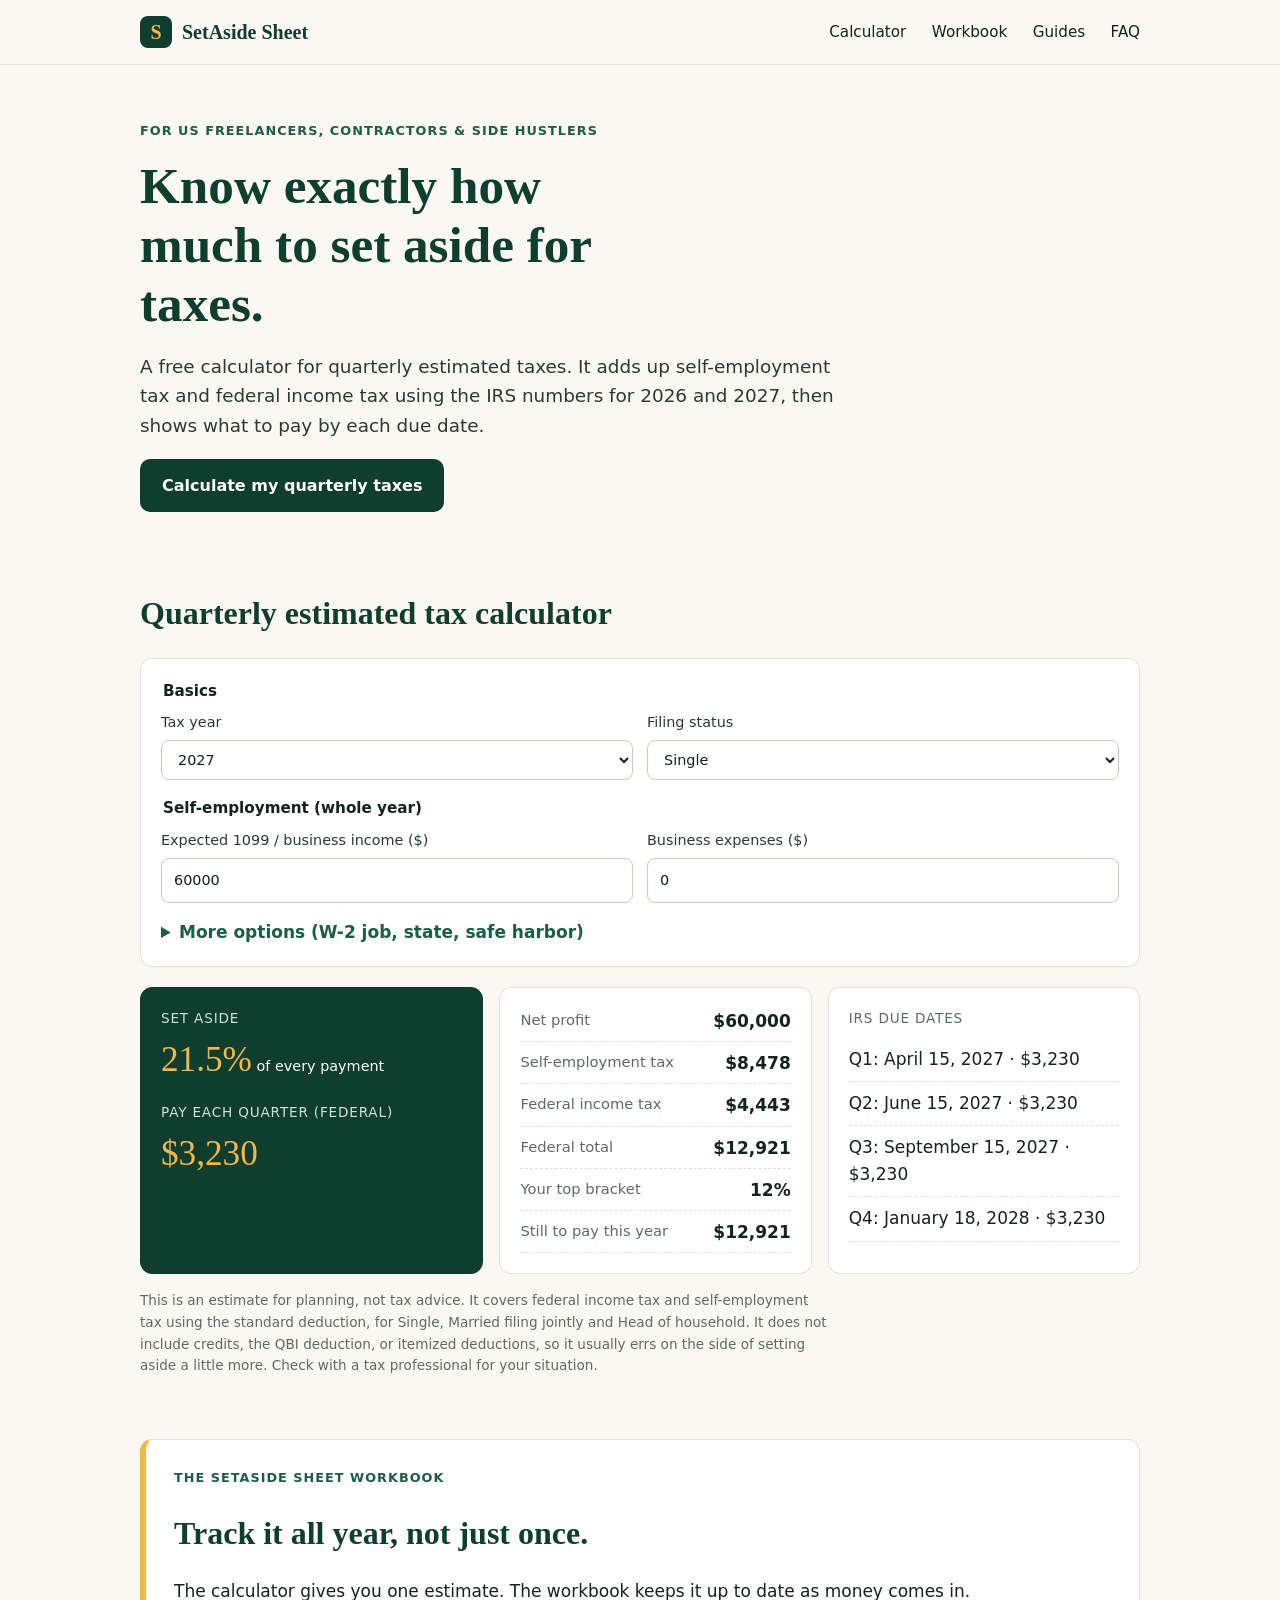
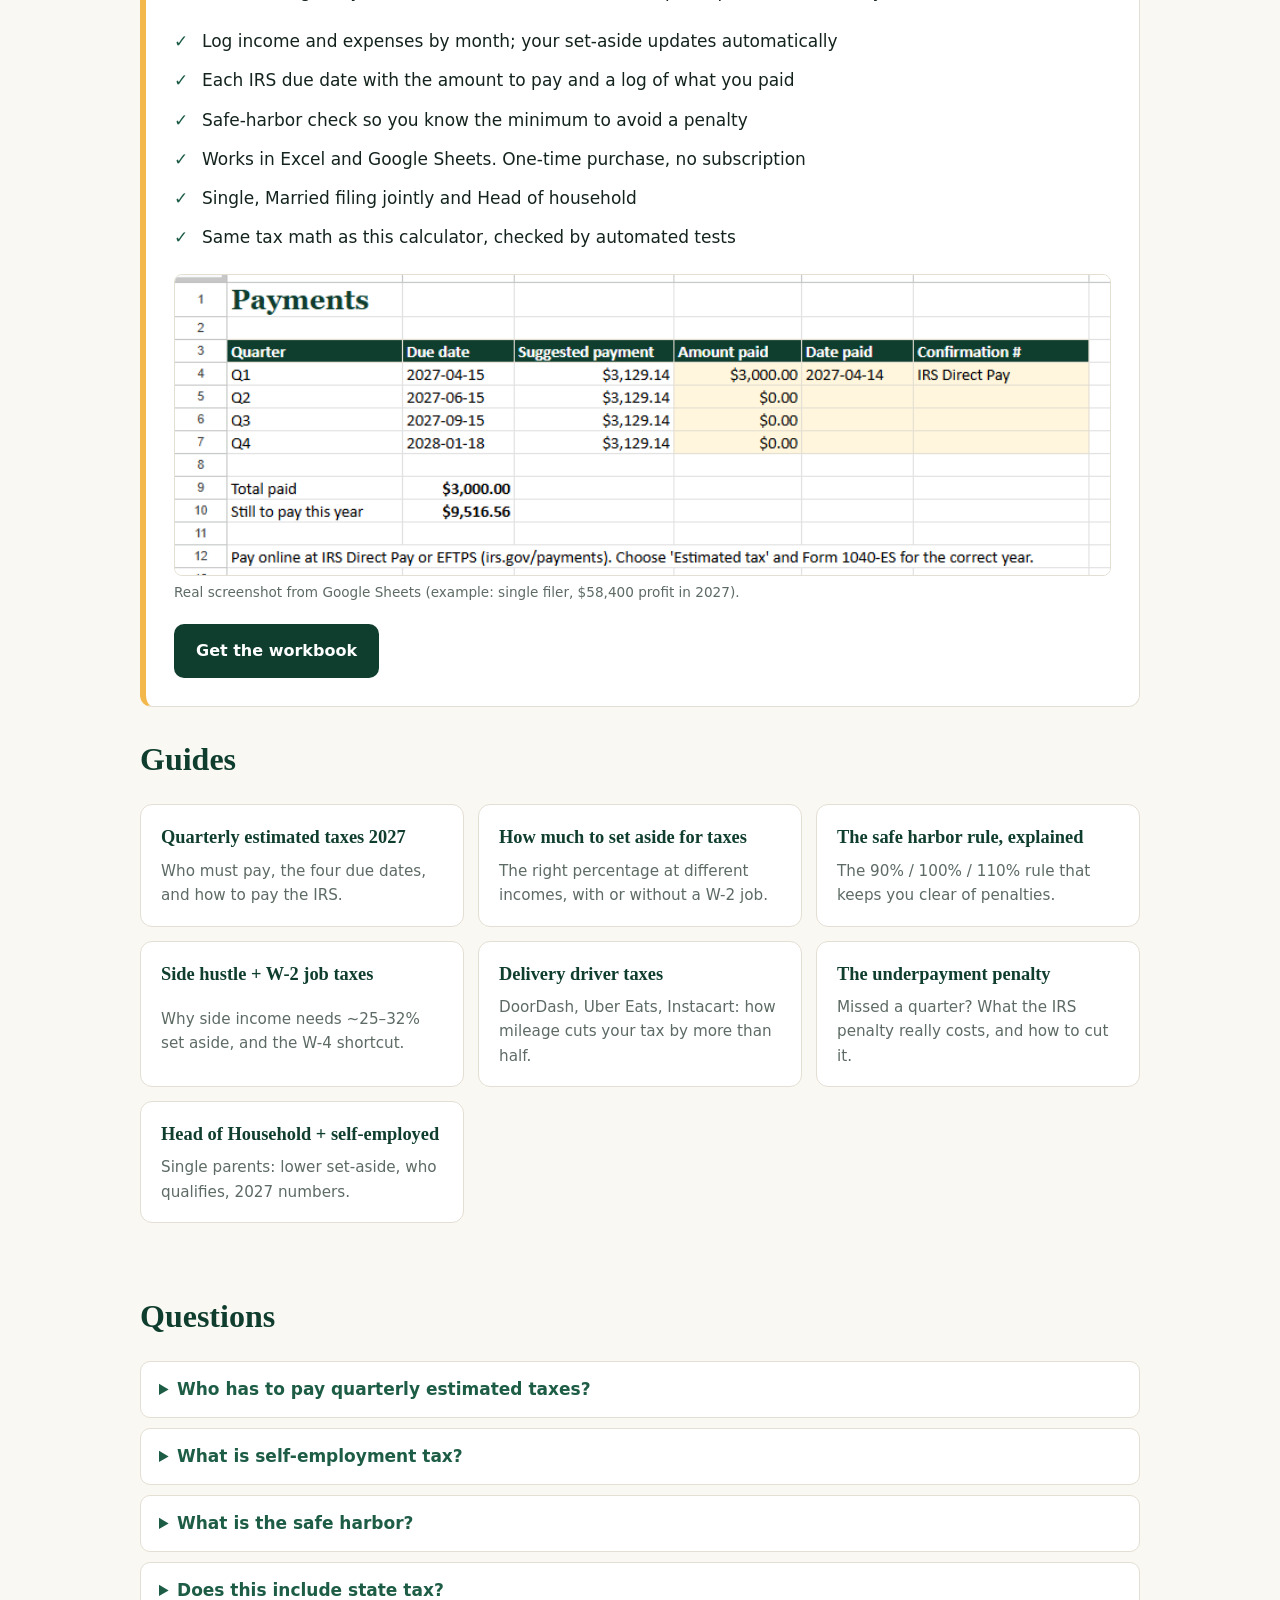
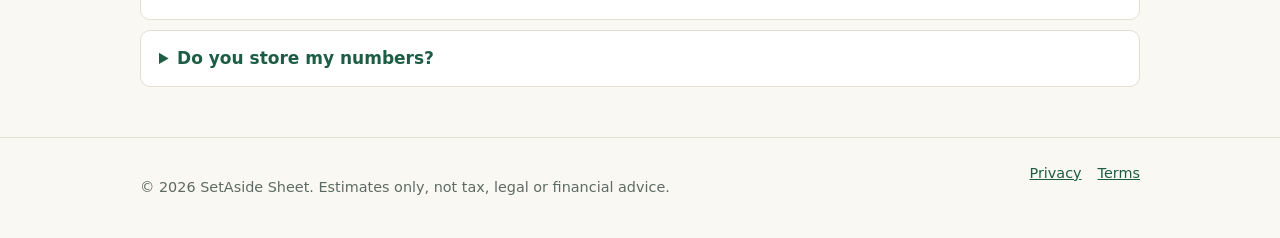
<file: index.html>
<!doctype html>
<html lang="en">
<head>
  <meta charset="utf-8">
  <meta name="viewport" content="width=device-width, initial-scale=1">
  <title>Quarterly Estimated Tax Calculator 2027 for Freelancers | SetAside Sheet</title>
  <meta name="description" content="Free quarterly estimated tax calculator for US freelancers and 1099 workers. See how much to set aside and what to pay by each 2026 and 2027 IRS due date. No sign-up.">
  <meta property="og:title" content="How much should you set aside for taxes? Free 1099 calculator">
  <meta property="og:description" content="Self-employment tax + federal income tax, quarterly payments, safe harbor. Uses IRS 2026 and 2027 numbers.">
  <meta property="og:type" content="website">
  <link rel="canonical" href="https://topkalol003-dot.github.io/setaside/">
  <meta property="og:url" content="https://topkalol003-dot.github.io/setaside/">
  <meta property="og:image" content="https://topkalol003-dot.github.io/setaside/assets/og-cover.png">
  <meta property="og:image:width" content="1280">
  <meta property="og:image:height" content="720">
  <meta property="og:site_name" content="SetAside Sheet">
  <meta name="twitter:card" content="summary_large_image">
  <script type="application/ld+json">{"@context": "https://schema.org", "@type": "WebApplication", "name": "SetAside Sheet quarterly estimated tax calculator", "url": "https://topkalol003-dot.github.io/setaside/", "applicationCategory": "FinanceApplication", "operatingSystem": "Any", "offers": {"@type": "Offer", "price": "0", "priceCurrency": "USD"}, "description": "Free quarterly estimated tax calculator for US freelancers and 1099 workers. See how much to set aside and what to pay by each 2026 and 2027 IRS due date. No sign-up."}</script>
  <link rel="stylesheet" href="css/styles.css">
  <link rel="icon" href="data:image/svg+xml,%3Csvg xmlns='http://www.w3.org/2000/svg' viewBox='0 0 32 32'%3E%3Crect width='32' height='32' rx='7' fill='%230F3D2E'/%3E%3Ctext x='16' y='22' font-family='Georgia' font-size='17' fill='%23F2B84B' text-anchor='middle'%3ES%3C/text%3E%3C/svg%3E">
</head>
<body>
  <header class="site-header">
    <div class="wrap header-inner">
      <a class="logo" href="./"><span class="logo-mark">S</span>SetAside Sheet</a>
      <nav aria-label="Main">
        <a href="#calculator">Calculator</a>
        <a href="#workbook">Workbook</a>
        <a href="#guides">Guides</a>
        <a href="#faq">FAQ</a>
      </nav>
    </div>
  </header>

  <main>
    <section class="hero wrap">
      <p class="eyebrow">For US freelancers, contractors &amp; side hustlers</p>
      <h1>Know exactly how much to set aside for taxes.</h1>
      <p class="lede">A free calculator for quarterly estimated taxes. It adds up self-employment tax and federal income tax using the IRS numbers for 2026 and 2027, then shows what to pay by each due date.</p>
      <a class="btn btn-primary" href="#calculator">Calculate my quarterly taxes</a>
    </section>

    <section id="calculator" class="wrap calc" aria-labelledby="calc-title">
      <h2 id="calc-title">Quarterly estimated tax calculator</h2>
      <form id="calc-form" class="calc-grid" novalidate>
        <fieldset>
          <legend>Basics</legend>
          <label>Tax year
            <select name="year"><option value="2027" selected>2027</option><option value="2026">2026</option></select>
          </label>
          <label>Filing status
            <select name="status"><option value="single">Single</option><option value="mfj">Married filing jointly</option><option value="hoh">Head of household</option></select>
          </label>
        </fieldset>
        <fieldset>
          <legend>Self-employment (whole year)</legend>
          <label>Expected 1099 / business income ($)
            <input name="income" type="number" inputmode="decimal" min="0" step="100" value="60000" required>
          </label>
          <label>Business expenses ($)
            <input name="expenses" type="number" inputmode="decimal" min="0" step="100" value="0">
          </label>
        </fieldset>
        <details>
          <summary>More options (W-2 job, state, safe harbor)</summary>
          <div class="more-grid">
            <label>W-2 wages ($)<input name="w2Wages" type="number" inputmode="decimal" min="0" step="100" value="0"></label>
            <label>Federal tax withheld from W-2 ($)<input name="w2Withholding" type="number" inputmode="decimal" min="0" step="100" value="0"></label>
            <label>Other taxable income ($)<input name="otherIncome" type="number" inputmode="decimal" min="0" step="100" value="0"></label>
            <label>State income tax rate (%)<input name="statePercent" type="number" inputmode="decimal" min="0" max="20" step="0.1" value="0"></label>
            <label>Last year's total tax ($, optional)<input name="priorYearTax" type="number" inputmode="decimal" min="0" step="100" placeholder="from last year's Form 1040"></label>
            <label>Last year's AGI ($, optional)<input name="priorYearAgi" type="number" inputmode="decimal" min="0" step="100"></label>
            <label>Estimated payments already made this year ($)<input name="alreadyPaid" type="number" inputmode="decimal" min="0" step="100" value="0"></label>
          </div>
        </details>
        <p id="calc-error" class="error" role="alert" hidden></p>
      </form>

      <div id="results" class="results" aria-live="polite">
        <div class="result-main">
          <p class="result-label">Set aside</p>
          <p class="result-big"><span id="r-percent">–</span><small> of every payment</small></p>
          <p class="result-label">Pay each quarter (federal)</p>
          <p class="result-big" id="r-quarterly">–</p>
          <p class="muted" id="r-state-line" hidden>Plus about <strong id="r-quarterly-state"></strong> per quarter for your state.</p>
          <p class="muted" id="r-threshold" hidden>You expect to owe under $1,000 in federal tax after withholding, so you generally don't have to make estimated payments. Still set the money aside for April.</p>
        </div>
        <dl class="breakdown">
          <div><dt>Net profit</dt><dd id="r-profit">–</dd></div>
          <div><dt>Self-employment tax</dt><dd id="r-se">–</dd></div>
          <div><dt>Federal income tax</dt><dd id="r-income">–</dd></div>
          <div><dt>Federal total</dt><dd id="r-fedtotal">–</dd></div>
          <div><dt>Your top bracket</dt><dd id="r-marginal">–</dd></div>
          <div id="r-safe-row" hidden><dt>Minimum per quarter to avoid an underpayment penalty (safe harbor)</dt><dd id="r-safe">–</dd></div>
          <div><dt>Still to pay this year</dt><dd id="r-remaining">–</dd></div>
        </dl>
        <div class="due">
          <p class="result-label">IRS due dates</p>
          <ol id="r-dates"></ol>
        </div>
      </div>
      <p class="disclaimer">This is an estimate for planning, not tax advice. It covers federal income tax and self-employment tax using the standard deduction, for Single, Married filing jointly and Head of household. It does not include credits, the QBI deduction, or itemized deductions, so it usually errs on the side of setting aside a little more. Check with a tax professional for your situation.</p>
    </section>

    <section id="workbook" class="wrap workbook">
      <div>
        <p class="eyebrow">The SetAside Sheet Workbook</p>
        <h2>Track it all year, not just once.</h2>
        <p>The calculator gives you one estimate. The workbook keeps it up to date as money comes in.</p>
        <ul class="checks">
          <li>Log income and expenses by month; your set-aside updates automatically</li>
          <li>Each IRS due date with the amount to pay and a log of what you paid</li>
          <li>Safe-harbor check so you know the minimum to avoid a penalty</li>
          <li>Works in Excel and Google Sheets. One-time purchase, no subscription</li>
          <li>Single, Married filing jointly and Head of household</li>
          <li>Same tax math as this calculator, checked by automated tests</li>
        </ul>
        <figure class="shot">
          <img src="assets/workbook-payments.png" width="820" height="263" loading="lazy" alt="Payments tab of the SetAside Sheet workbook: four 2027 IRS due dates, suggested payment of $3,129.14 each, amount paid and what is left to pay">
          <figcaption>Real screenshot from Google Sheets (example: single filer, $58,400 profit in 2027).</figcaption>
        </figure>
        <a class="btn btn-primary" data-buy href="#workbook">Get the workbook</a>
        <p class="muted" data-buy-note hidden>The workbook is launching soon. The calculator above is free to use now.</p>
      </div>
    </section>

    <section id="guides" class="wrap guides">
      <h2>Guides</h2>
      <div class="guide-grid">
        <a class="guide-card" href="quarterly-estimated-taxes-2027.html"><strong>Quarterly estimated taxes 2027</strong><span>Who must pay, the four due dates, and how to pay the IRS.</span></a>
        <a class="guide-card" href="how-much-to-set-aside-for-taxes-1099.html"><strong>How much to set aside for taxes</strong><span>The right percentage at different incomes, with or without a W-2 job.</span></a>
        <a class="guide-card" href="estimated-tax-safe-harbor.html"><strong>The safe harbor rule, explained</strong><span>The 90% / 100% / 110% rule that keeps you clear of penalties.</span></a>
        <a class="guide-card" href="side-hustle-taxes-with-w2-job.html"><strong>Side hustle + W-2 job taxes</strong><span>Why side income needs ~25–32% set aside, and the W-4 shortcut.</span></a>
        <a class="guide-card" href="delivery-driver-taxes-doordash-uber.html"><strong>Delivery driver taxes</strong><span>DoorDash, Uber Eats, Instacart: how mileage cuts your tax by more than half.</span></a>
        <a class="guide-card" href="irs-underpayment-penalty-estimated-tax.html"><strong>The underpayment penalty</strong><span>Missed a quarter? What the IRS penalty really costs, and how to cut it.</span></a>
        <a class="guide-card" href="head-of-household-self-employed-taxes.html"><strong>Head of Household + self-employed</strong><span>Single parents: lower set-aside, who qualifies, 2027 numbers.</span></a>
      </div>
    </section>

    <section id="faq" class="wrap faq">
      <h2>Questions</h2>
      <details><summary>Who has to pay quarterly estimated taxes?</summary><p>Generally, if you expect to owe $1,000 or more in federal tax for the year after withholding and credits, the IRS expects you to pay during the year. That is common for freelancers and 1099 contractors because nobody withholds tax from their pay. See IRS Form 1040-ES.</p></details>
      <details><summary>What is self-employment tax?</summary><p>It is Social Security and Medicare tax for people who work for themselves: 15.3% on 92.35% of net profit, with the Social Security part capped at the yearly wage base ($184,500 for 2026, $192,300 for 2027). It applies once your net profit reaches $400.</p></details>
      <details><summary>What is the safe harbor?</summary><p>You generally avoid an underpayment penalty if you pay at least 90% of this year's tax, or 100% of last year's tax (110% if last year's AGI was over $150,000), spread across the four due dates.</p></details>
      <details><summary>Does this include state tax?</summary><p>Only as a simple percentage you enter under "More options". State rules vary a lot, so check your state's estimated tax page.</p></details>
      <details><summary>Do you store my numbers?</summary><p>No. The calculator runs entirely in your browser. Nothing you type is sent anywhere.</p></details>
    </section>
  </main>

  <footer class="site-footer">
    <div class="wrap footer-inner">
      <p>© 2026 SetAside Sheet. Estimates only, not tax, legal or financial advice.</p>
      <nav aria-label="Legal"><a href="privacy.html">Privacy</a><a href="terms.html">Terms</a></nav>
    </div>
  </footer>

  <script src="js/config.js"></script>
  <script src="js/buy.js"></script>
  <script src="js/tax.js"></script>
  <script src="js/app.js"></script>
</body>
</html>
</file>
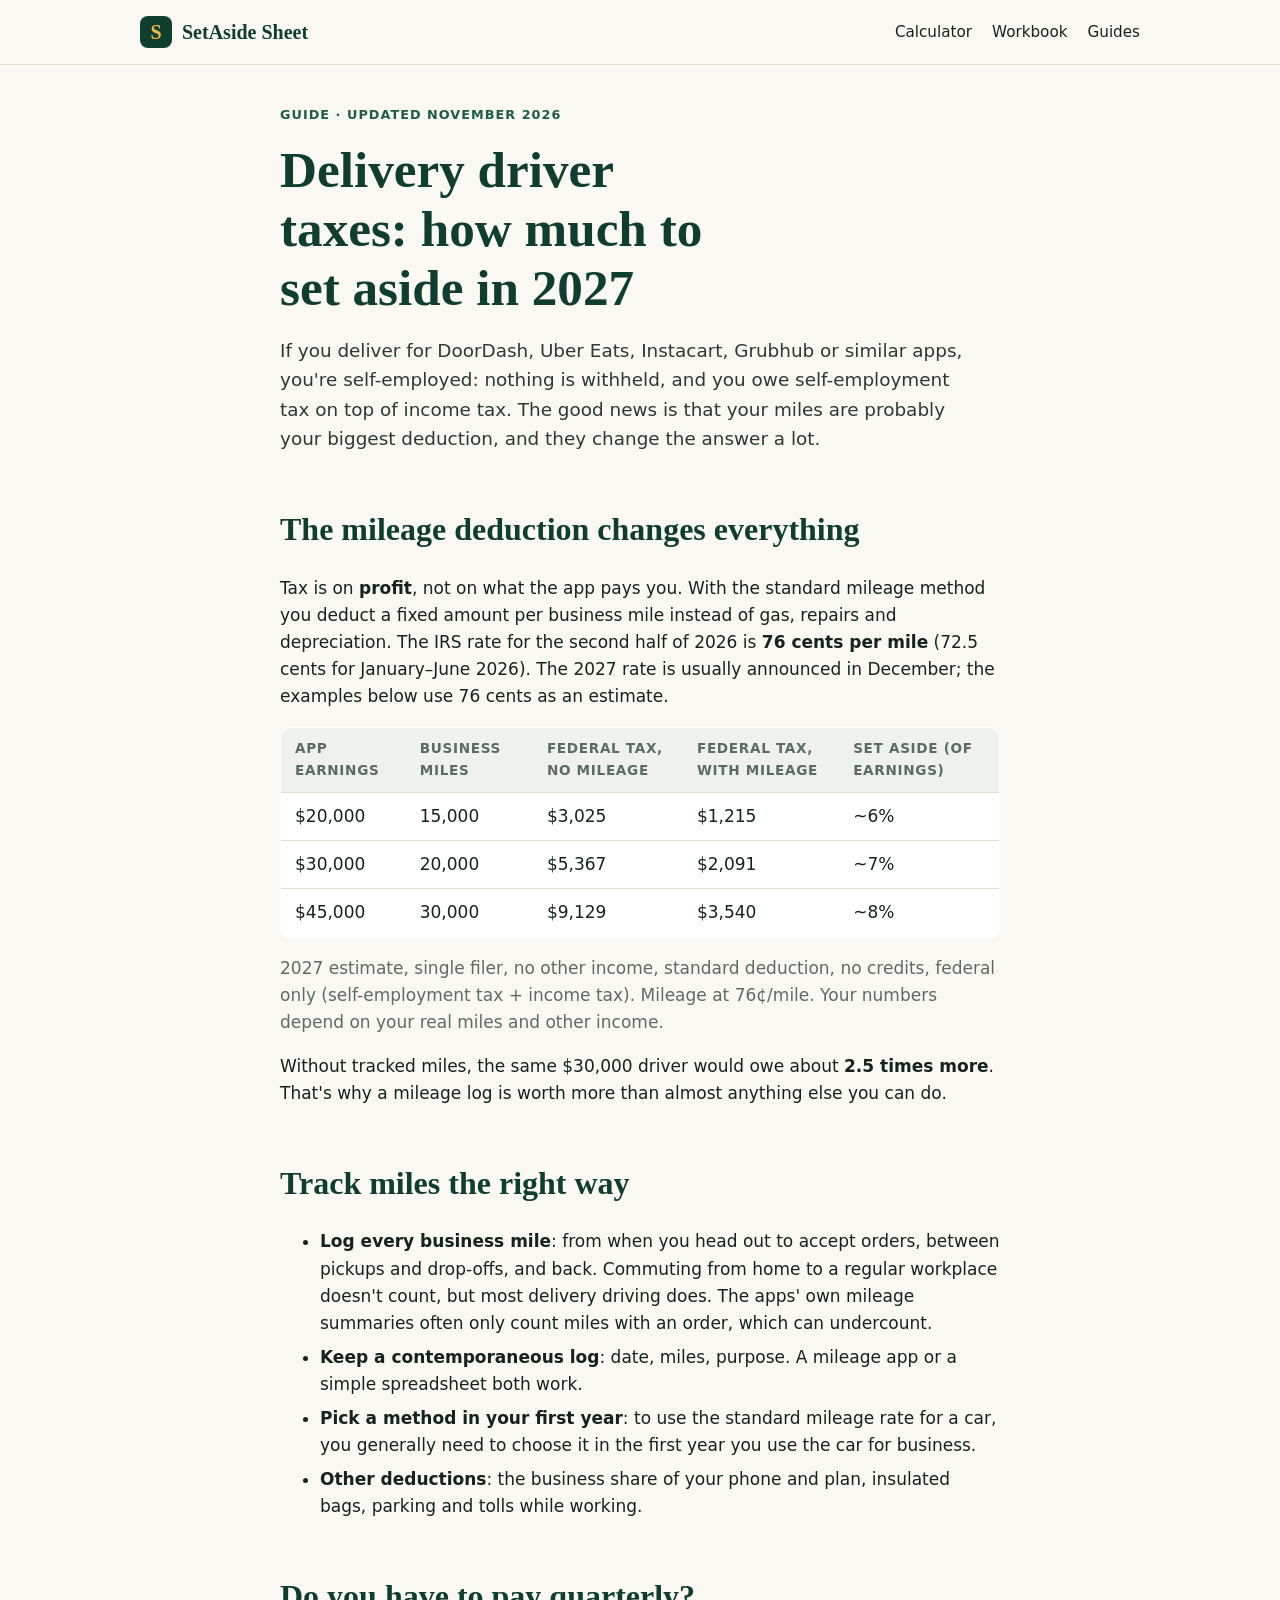
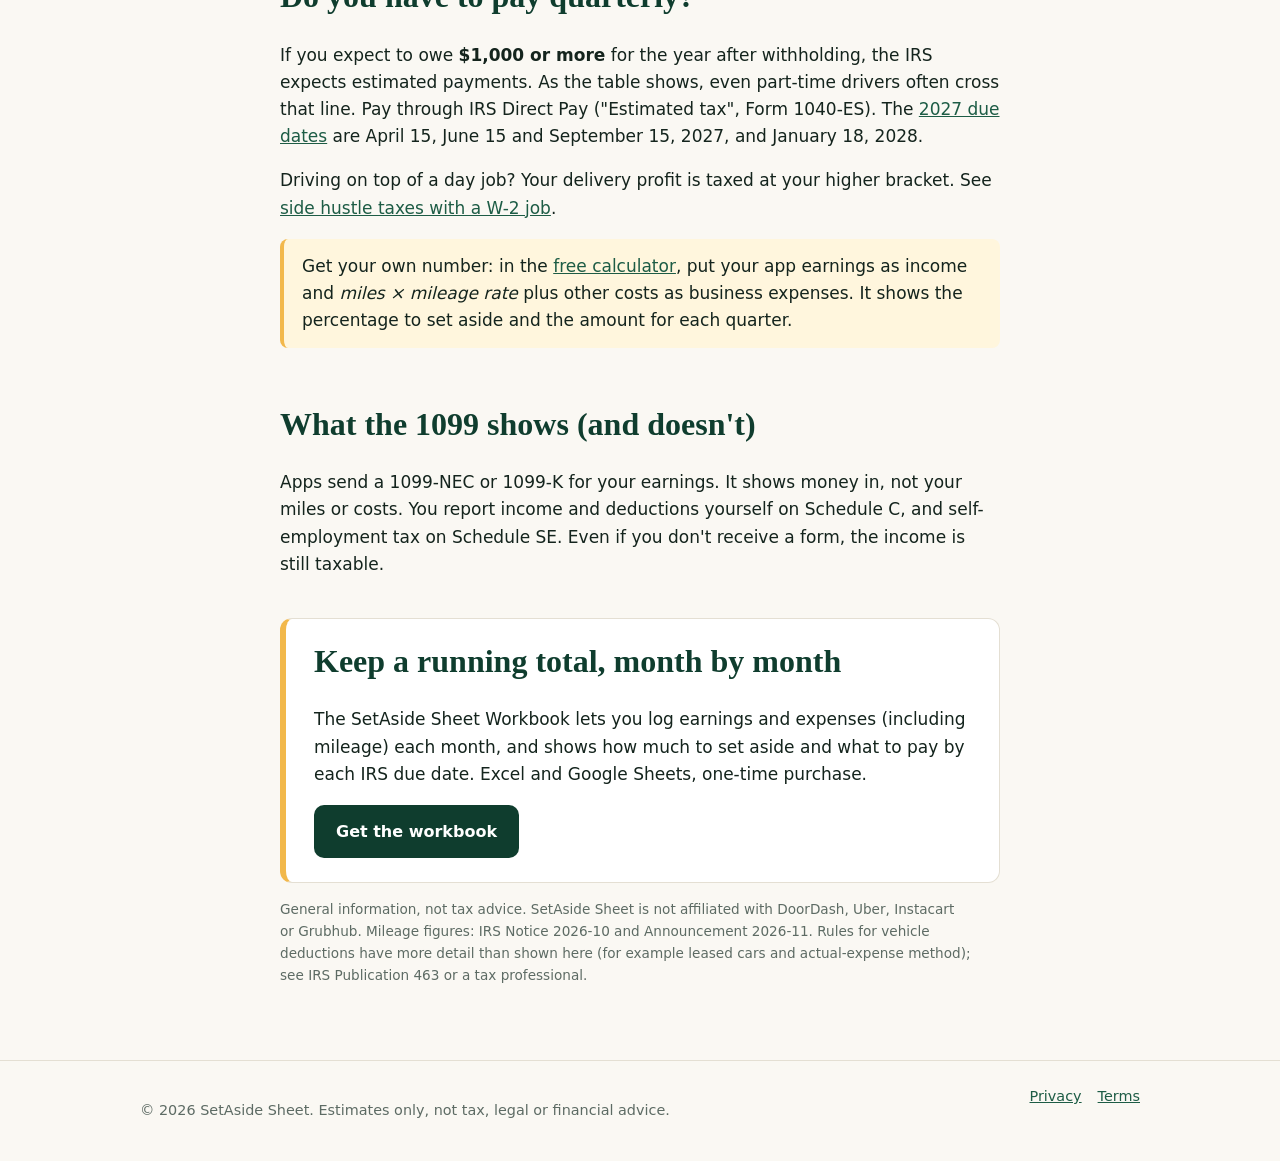
<file: delivery-driver-taxes-doordash-uber.html>
<!doctype html>
<html lang="en">
<head>
  <meta charset="utf-8">
  <meta name="viewport" content="width=device-width, initial-scale=1">
  <title>Delivery Driver Taxes 2027 (DoorDash, Uber Eats, Instacart): How Much to Set Aside | SetAside Sheet</title>
  <meta name="description" content="Gig drivers: see how much tax to set aside on DoorDash, Uber Eats or Instacart earnings in 2027, why the mileage deduction can cut your tax by more than half, and when you must pay quarterly.">
  <meta property="og:title" content="Delivery driver taxes: how much to set aside (2027)">
  <meta property="og:type" content="article">
  <link rel="canonical" href="https://topkalol003-dot.github.io/setaside/delivery-driver-taxes-doordash-uber.html">
  <meta property="og:url" content="https://topkalol003-dot.github.io/setaside/delivery-driver-taxes-doordash-uber.html">
  <meta property="og:image" content="https://topkalol003-dot.github.io/setaside/assets/og-cover.png">
  <meta property="og:image:width" content="1280">
  <meta property="og:image:height" content="720">
  <meta property="og:site_name" content="SetAside Sheet">
  <meta name="twitter:card" content="summary_large_image">
  <meta property="og:description" content="Gig drivers: see how much tax to set aside on DoorDash, Uber Eats or Instacart earnings in 2027, why the mileage deduction can cut your tax by more than half, and when you must pay quarterly.">
  <script type="application/ld+json">{"@context": "https://schema.org", "@type": "Article", "headline": "Delivery driver taxes: how much to set aside in 2027", "description": "Gig drivers: see how much tax to set aside on DoorDash, Uber Eats or Instacart earnings in 2027, why the mileage deduction can cut your tax by more than half, and when you must pay quarterly.", "image": "https://topkalol003-dot.github.io/setaside/assets/og-cover.png", "datePublished": "2026-11-24", "dateModified": "2026-11-24", "author": {"@type": "Organization", "name": "SetAside Sheet"}, "publisher": {"@type": "Organization", "name": "SetAside Sheet"}, "mainEntityOfPage": "https://topkalol003-dot.github.io/setaside/delivery-driver-taxes-doordash-uber.html"}</script>
  <link rel="stylesheet" href="css/styles.css">
</head>
<body>
  <header class="site-header"><div class="wrap header-inner"><a class="logo" href="./"><span class="logo-mark">S</span>SetAside Sheet</a><nav aria-label="Main"><a href="./#calculator">Calculator</a><a href="./#workbook">Workbook</a><a href="./#guides">Guides</a></nav></div></header>
  <main class="wrap article">
    <p class="eyebrow">Guide · Updated November 2026</p>
    <h1>Delivery driver taxes: how much to set aside in 2027</h1>
    <p class="lede">If you deliver for DoorDash, Uber Eats, Instacart, Grubhub or similar apps, you're self-employed: nothing is withheld, and you owe self-employment tax on top of income tax. The good news is that your miles are probably your biggest deduction, and they change the answer a lot.</p>

    <h2>The mileage deduction changes everything</h2>
    <p>Tax is on <strong>profit</strong>, not on what the app pays you. With the standard mileage method you deduct a fixed amount per business mile instead of gas, repairs and depreciation. The IRS rate for the second half of 2026 is <strong>76 cents per mile</strong> (72.5 cents for January–June 2026). The 2027 rate is usually announced in December; the examples below use 76 cents as an estimate.</p>

    <table class="data">
      <thead><tr><th>App earnings</th><th>Business miles</th><th>Federal tax, no mileage</th><th>Federal tax, with mileage</th><th>Set aside (of earnings)</th></tr></thead>
      <tbody>
        <tr><td>$20,000</td><td>15,000</td><td>$3,025</td><td>$1,215</td><td>~6%</td></tr>
        <tr><td>$30,000</td><td>20,000</td><td>$5,367</td><td>$2,091</td><td>~7%</td></tr>
        <tr><td>$45,000</td><td>30,000</td><td>$9,129</td><td>$3,540</td><td>~8%</td></tr>
      </tbody>
    </table>
    <p class="muted">2027 estimate, single filer, no other income, standard deduction, no credits, federal only (self-employment tax + income tax). Mileage at 76¢/mile. Your numbers depend on your real miles and other income.</p>
    <p>Without tracked miles, the same $30,000 driver would owe about <strong>2.5 times more</strong>. That's why a mileage log is worth more than almost anything else you can do.</p>

    <h2>Track miles the right way</h2>
    <ul>
      <li><strong>Log every business mile</strong>: from when you head out to accept orders, between pickups and drop-offs, and back. Commuting from home to a regular workplace doesn't count, but most delivery driving does. The apps' own mileage summaries often only count miles with an order, which can undercount.</li>
      <li><strong>Keep a contemporaneous log</strong>: date, miles, purpose. A mileage app or a simple spreadsheet both work.</li>
      <li><strong>Pick a method in your first year</strong>: to use the standard mileage rate for a car, you generally need to choose it in the first year you use the car for business.</li>
      <li><strong>Other deductions</strong>: the business share of your phone and plan, insulated bags, parking and tolls while working.</li>
    </ul>

    <h2>Do you have to pay quarterly?</h2>
    <p>If you expect to owe <strong>$1,000 or more</strong> for the year after withholding, the IRS expects estimated payments. As the table shows, even part-time drivers often cross that line. Pay through IRS Direct Pay ("Estimated tax", Form 1040-ES). The <a href="quarterly-estimated-taxes-2027.html">2027 due dates</a> are April 15, June 15 and September 15, 2027, and January 18, 2028.</p>
    <p>Driving on top of a day job? Your delivery profit is taxed at your higher bracket. See <a href="side-hustle-taxes-with-w2-job.html">side hustle taxes with a W-2 job</a>.</p>

    <p class="callout">Get your own number: in the <a href="./#calculator">free calculator</a>, put your app earnings as income and <em>miles × mileage rate</em> plus other costs as business expenses. It shows the percentage to set aside and the amount for each quarter.</p>

    <h2>What the 1099 shows (and doesn't)</h2>
    <p>Apps send a 1099-NEC or 1099-K for your earnings. It shows money in, not your miles or costs. You report income and deductions yourself on Schedule C, and self-employment tax on Schedule SE. Even if you don't receive a form, the income is still taxable.</p>

    <section class="cta-box">
      <h2>Keep a running total, month by month</h2>
      <p>The SetAside Sheet Workbook lets you log earnings and expenses (including mileage) each month, and shows how much to set aside and what to pay by each IRS due date. Excel and Google Sheets, one-time purchase.</p>
      <a class="btn btn-primary" data-buy href="./#workbook">Get the workbook</a>
      <p class="muted" data-buy-note hidden>The workbook is launching soon. <a href="./#calculator">The calculator</a> is free now.</p>
    </section>

    <p class="disclaimer">General information, not tax advice. SetAside Sheet is not affiliated with DoorDash, Uber, Instacart or Grubhub. Mileage figures: IRS Notice 2026-10 and Announcement 2026-11. Rules for vehicle deductions have more detail than shown here (for example leased cars and actual-expense method); see IRS Publication 463 or a tax professional.</p>
  </main>
  <footer class="site-footer"><div class="wrap footer-inner"><p>© 2026 SetAside Sheet. Estimates only, not tax, legal or financial advice.</p><nav aria-label="Legal"><a href="privacy.html">Privacy</a><a href="terms.html">Terms</a></nav></div></footer>
  <script src="js/config.js"></script>
  <script src="js/buy.js"></script>
</body>
</html>
</file>
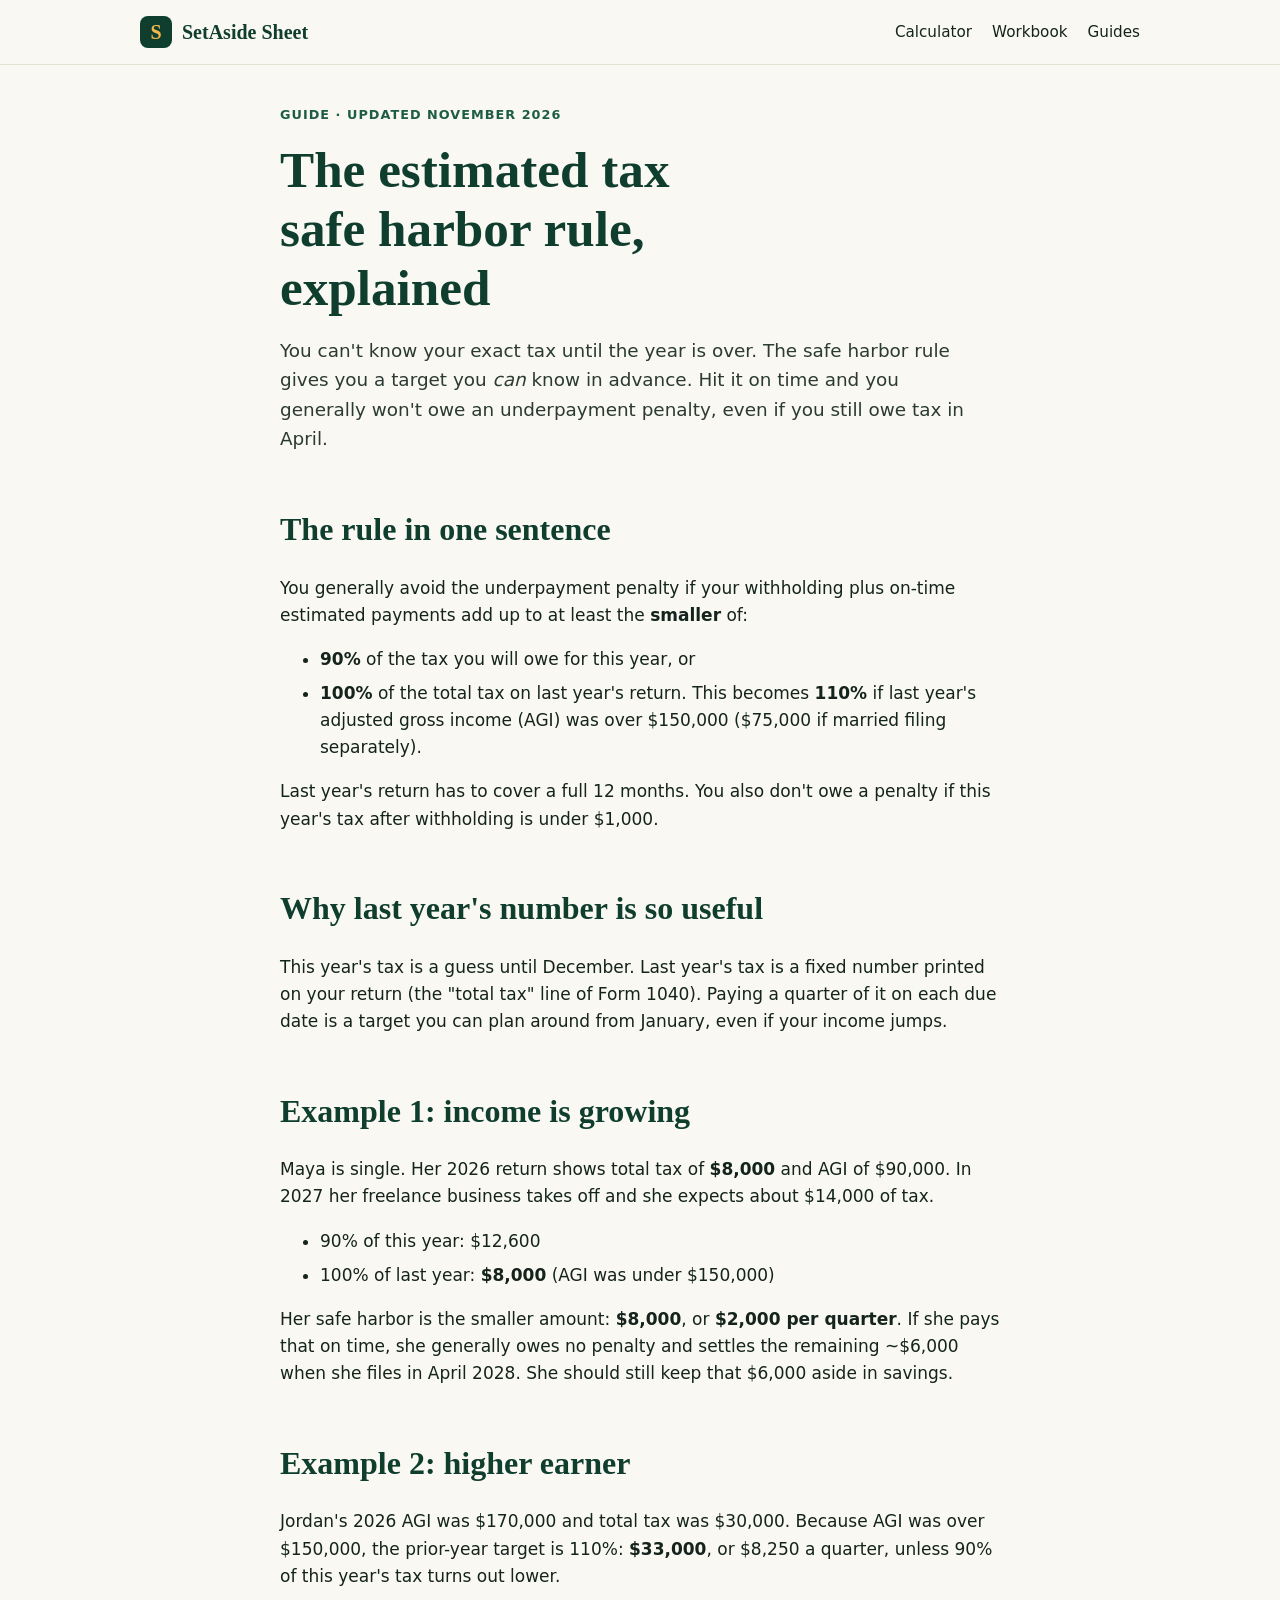
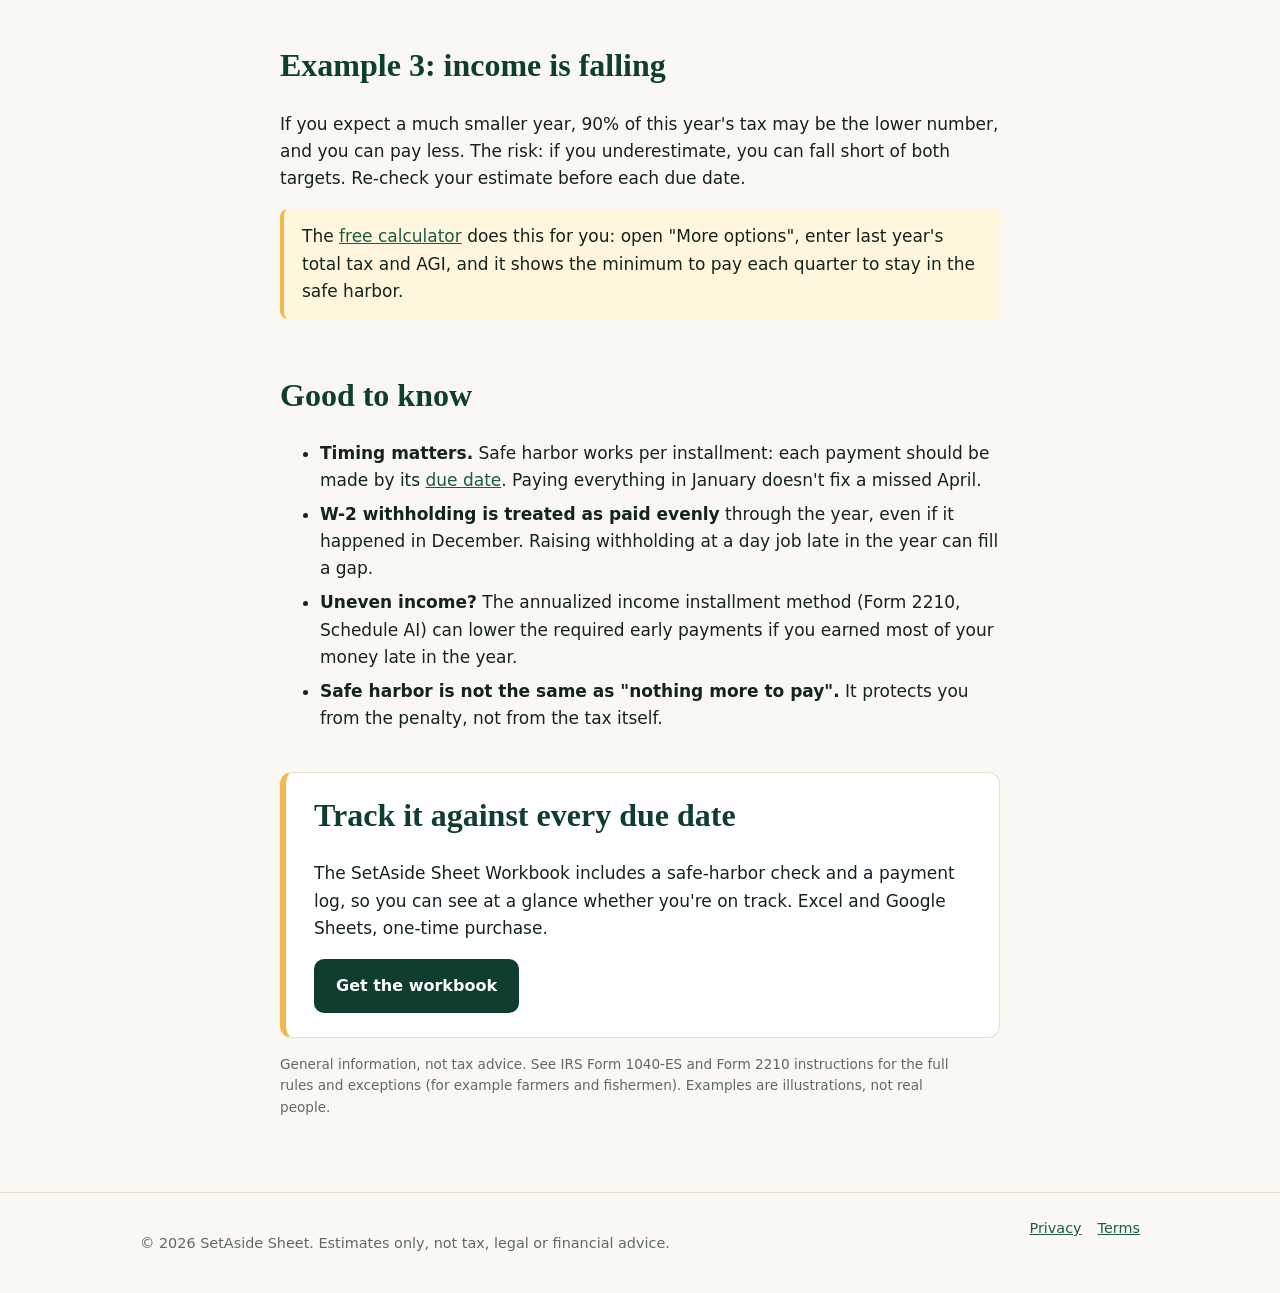
<file: estimated-tax-safe-harbor.html>
<!doctype html>
<html lang="en">
<head>
  <meta charset="utf-8">
  <meta name="viewport" content="width=device-width, initial-scale=1">
  <title>Estimated Tax Safe Harbor Rule Explained (100% / 110%) | SetAside Sheet</title>
  <meta name="description" content="How the IRS safe harbor rule for estimated taxes works: pay 90% of this year's tax or 100% (110% above $150,000 AGI) of last year's, and avoid the underpayment penalty. With examples.">
  <meta property="og:title" content="The estimated tax safe harbor rule, explained with examples">
  <meta property="og:type" content="article">
  <link rel="canonical" href="https://topkalol003-dot.github.io/setaside/estimated-tax-safe-harbor.html">
  <meta property="og:url" content="https://topkalol003-dot.github.io/setaside/estimated-tax-safe-harbor.html">
  <meta property="og:image" content="https://topkalol003-dot.github.io/setaside/assets/og-cover.png">
  <meta property="og:image:width" content="1280">
  <meta property="og:image:height" content="720">
  <meta property="og:site_name" content="SetAside Sheet">
  <meta name="twitter:card" content="summary_large_image">
  <meta property="og:description" content="How the IRS safe harbor rule for estimated taxes works: pay 90% of this year's tax or 100% (110% above $150,000 AGI) of last year's, and avoid the underpayment penalty. With examples.">
  <script type="application/ld+json">{"@context": "https://schema.org", "@type": "Article", "headline": "The estimated tax safe harbor rule, explained", "description": "How the IRS safe harbor rule for estimated taxes works: pay 90% of this year's tax or 100% (110% above $150,000 AGI) of last year's, and avoid the underpayment penalty. With examples.", "image": "https://topkalol003-dot.github.io/setaside/assets/og-cover.png", "datePublished": "2026-11-24", "dateModified": "2026-11-24", "author": {"@type": "Organization", "name": "SetAside Sheet"}, "publisher": {"@type": "Organization", "name": "SetAside Sheet"}, "mainEntityOfPage": "https://topkalol003-dot.github.io/setaside/estimated-tax-safe-harbor.html"}</script>
  <link rel="stylesheet" href="css/styles.css">
</head>
<body>
  <header class="site-header"><div class="wrap header-inner"><a class="logo" href="./"><span class="logo-mark">S</span>SetAside Sheet</a><nav aria-label="Main"><a href="./#calculator">Calculator</a><a href="./#workbook">Workbook</a><a href="./#guides">Guides</a></nav></div></header>
  <main class="wrap article">
    <p class="eyebrow">Guide · Updated November 2026</p>
    <h1>The estimated tax safe harbor rule, explained</h1>
    <p class="lede">You can't know your exact tax until the year is over. The safe harbor rule gives you a target you <em>can</em> know in advance. Hit it on time and you generally won't owe an underpayment penalty, even if you still owe tax in April.</p>

    <h2>The rule in one sentence</h2>
    <p>You generally avoid the underpayment penalty if your withholding plus on-time estimated payments add up to at least the <strong>smaller</strong> of:</p>
    <ul>
      <li><strong>90%</strong> of the tax you will owe for this year, or</li>
      <li><strong>100%</strong> of the total tax on last year's return. This becomes <strong>110%</strong> if last year's adjusted gross income (AGI) was over $150,000 ($75,000 if married filing separately).</li>
    </ul>
    <p>Last year's return has to cover a full 12 months. You also don't owe a penalty if this year's tax after withholding is under $1,000.</p>

    <h2>Why last year's number is so useful</h2>
    <p>This year's tax is a guess until December. Last year's tax is a fixed number printed on your return (the "total tax" line of Form 1040). Paying a quarter of it on each due date is a target you can plan around from January, even if your income jumps.</p>

    <h2>Example 1: income is growing</h2>
    <p>Maya is single. Her 2026 return shows total tax of <strong>$8,000</strong> and AGI of $90,000. In 2027 her freelance business takes off and she expects about $14,000 of tax.</p>
    <ul>
      <li>90% of this year: $12,600</li>
      <li>100% of last year: <strong>$8,000</strong> (AGI was under $150,000)</li>
    </ul>
    <p>Her safe harbor is the smaller amount: <strong>$8,000</strong>, or <strong>$2,000 per quarter</strong>. If she pays that on time, she generally owes no penalty and settles the remaining ~$6,000 when she files in April 2028. She should still keep that $6,000 aside in savings.</p>

    <h2>Example 2: higher earner</h2>
    <p>Jordan's 2026 AGI was $170,000 and total tax was $30,000. Because AGI was over $150,000, the prior-year target is 110%: <strong>$33,000</strong>, or $8,250 a quarter, unless 90% of this year's tax turns out lower.</p>

    <h2>Example 3: income is falling</h2>
    <p>If you expect a much smaller year, 90% of this year's tax may be the lower number, and you can pay less. The risk: if you underestimate, you can fall short of both targets. Re-check your estimate before each due date.</p>

    <p class="callout">The <a href="./#calculator">free calculator</a> does this for you: open "More options", enter last year's total tax and AGI, and it shows the minimum to pay each quarter to stay in the safe harbor.</p>

    <h2>Good to know</h2>
    <ul>
      <li><strong>Timing matters.</strong> Safe harbor works per installment: each payment should be made by its <a href="quarterly-estimated-taxes-2027.html">due date</a>. Paying everything in January doesn't fix a missed April.</li>
      <li><strong>W-2 withholding is treated as paid evenly</strong> through the year, even if it happened in December. Raising withholding at a day job late in the year can fill a gap.</li>
      <li><strong>Uneven income?</strong> The annualized income installment method (Form 2210, Schedule AI) can lower the required early payments if you earned most of your money late in the year.</li>
      <li><strong>Safe harbor is not the same as "nothing more to pay".</strong> It protects you from the penalty, not from the tax itself.</li>
    </ul>

    <section class="cta-box">
      <h2>Track it against every due date</h2>
      <p>The SetAside Sheet Workbook includes a safe-harbor check and a payment log, so you can see at a glance whether you're on track. Excel and Google Sheets, one-time purchase.</p>
      <a class="btn btn-primary" data-buy href="./#workbook">Get the workbook</a>
      <p class="muted" data-buy-note hidden>The workbook is launching soon. <a href="./#calculator">The calculator</a> is free now.</p>
    </section>

    <p class="disclaimer">General information, not tax advice. See IRS Form 1040-ES and Form 2210 instructions for the full rules and exceptions (for example farmers and fishermen). Examples are illustrations, not real people.</p>
  </main>
  <footer class="site-footer"><div class="wrap footer-inner"><p>© 2026 SetAside Sheet. Estimates only, not tax, legal or financial advice.</p><nav aria-label="Legal"><a href="privacy.html">Privacy</a><a href="terms.html">Terms</a></nav></div></footer>
  <script src="js/config.js"></script>
  <script src="js/buy.js"></script>
</body>
</html>
</file>
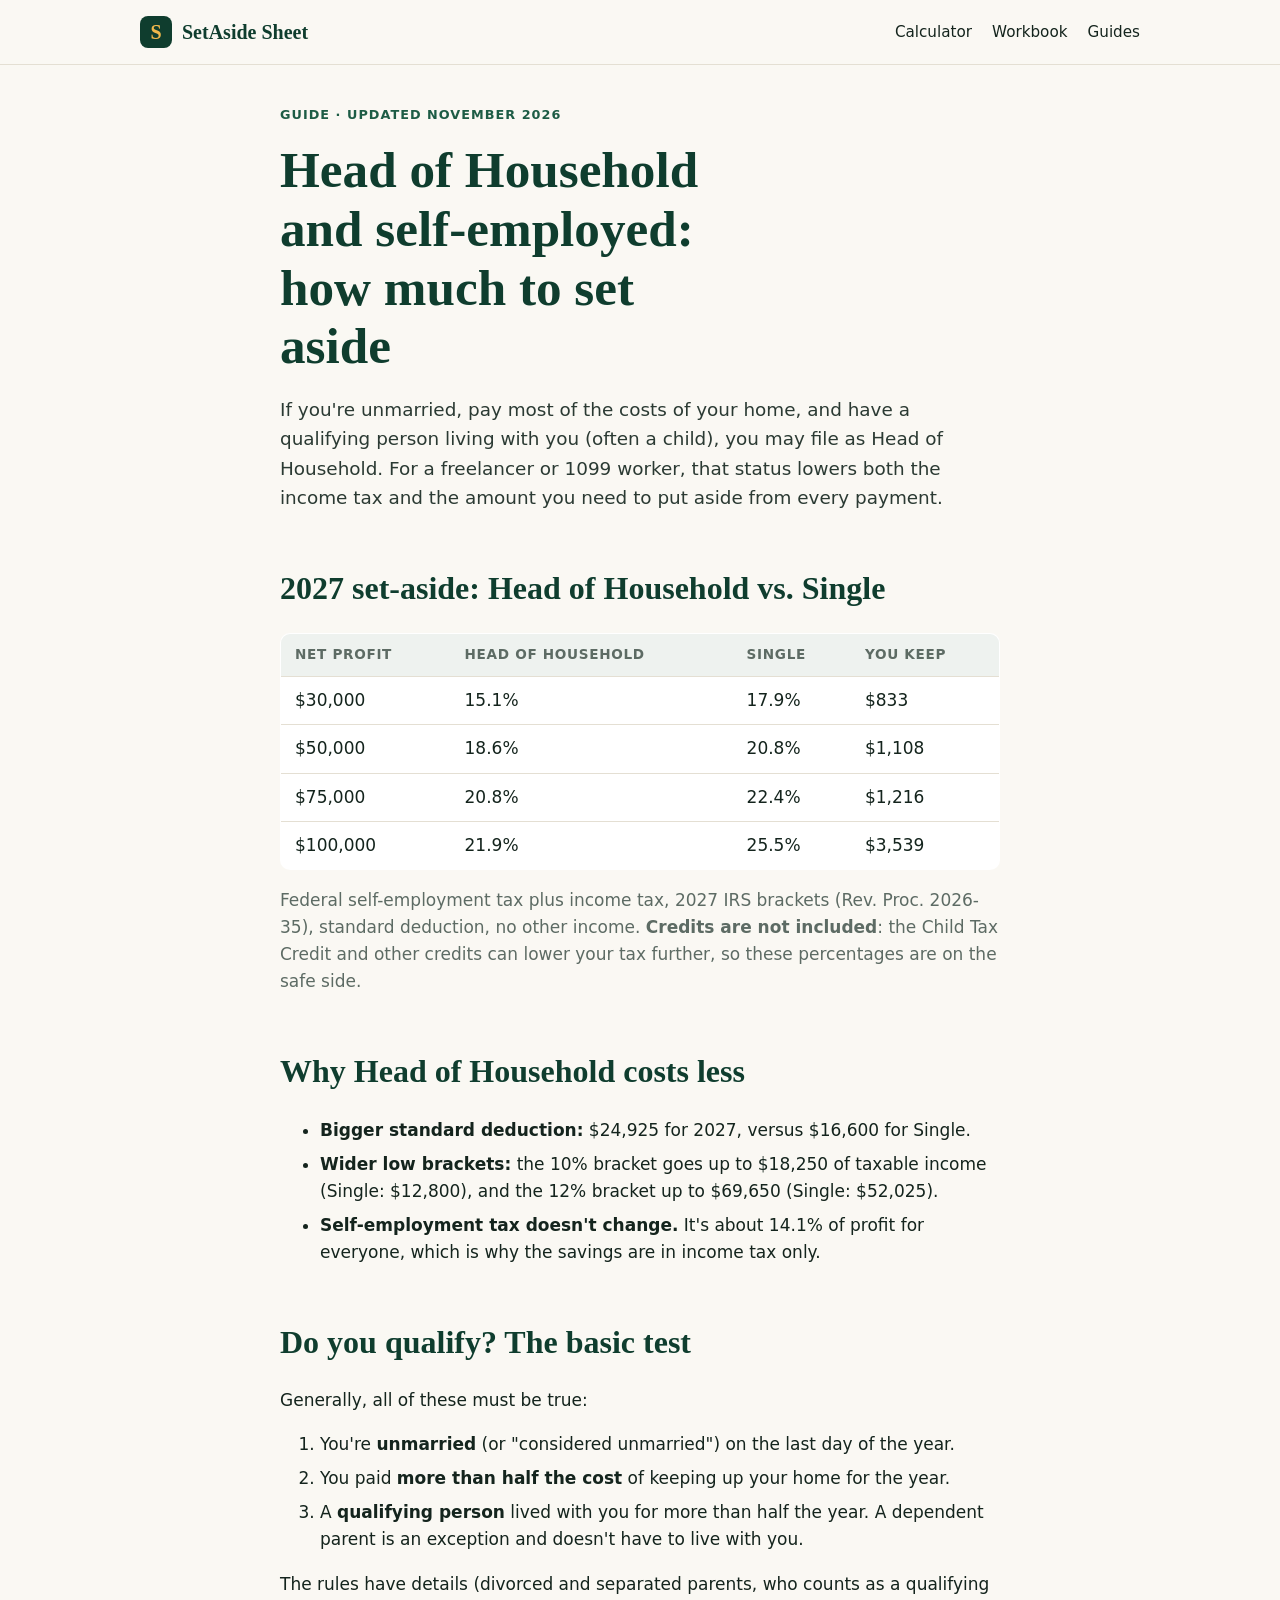
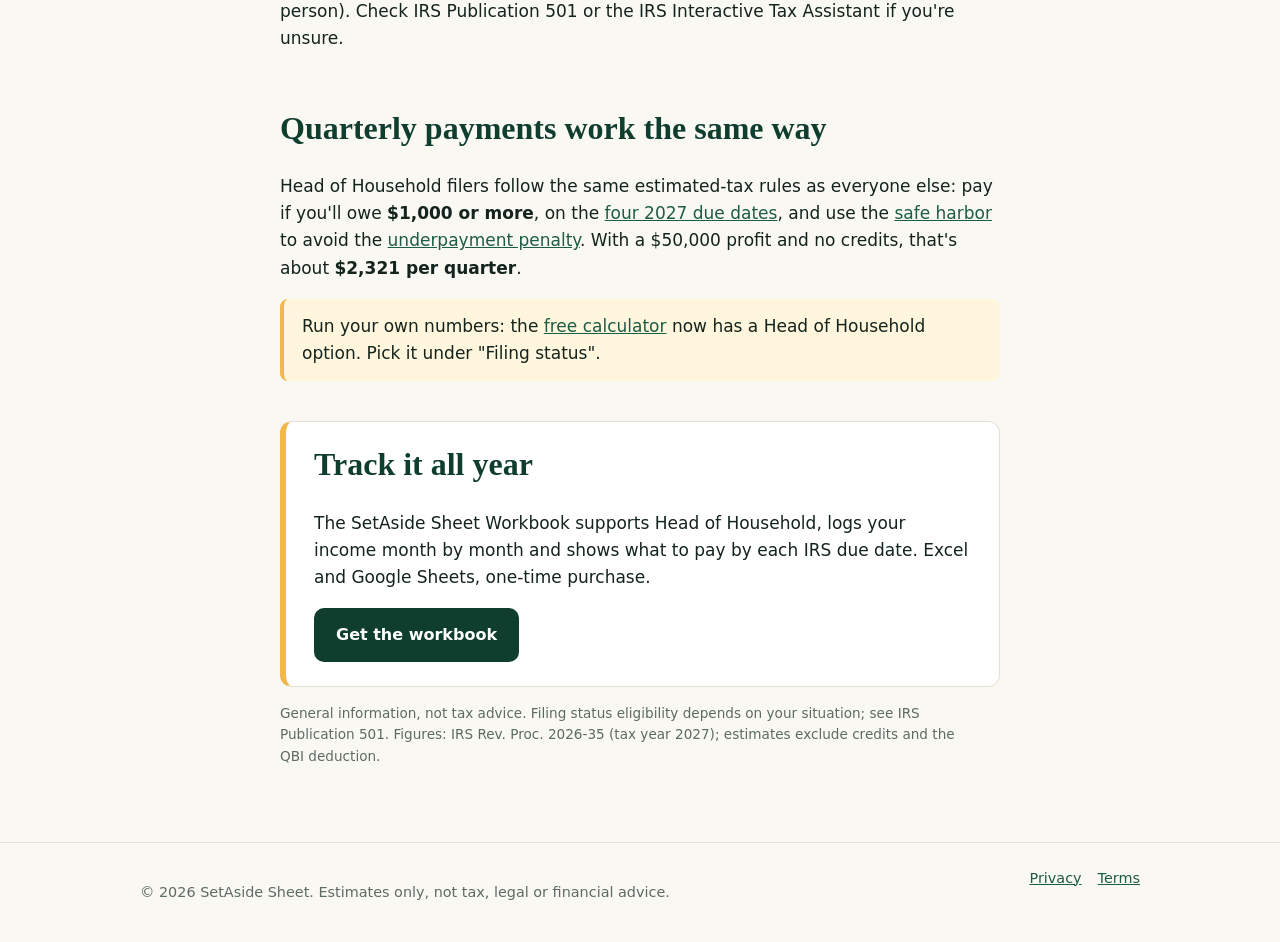
<file: head-of-household-self-employed-taxes.html>
<!doctype html>
<html lang="en">
<head>
  <meta charset="utf-8">
  <meta name="viewport" content="width=device-width, initial-scale=1">
  <title>Head of Household + Self-Employed: How Much to Set Aside for Taxes (2027) | SetAside Sheet</title>
  <meta name="description" content="Single parent and self-employed? See 2027 set-aside percentages for Head of Household filers, how much you save versus filing Single, who qualifies, and how quarterly payments work.">
  <meta property="og:title" content="Head of Household and self-employed: your 2027 tax set-aside">
  <meta property="og:type" content="article">
  <link rel="canonical" href="https://topkalol003-dot.github.io/setaside/head-of-household-self-employed-taxes.html">
  <meta property="og:url" content="https://topkalol003-dot.github.io/setaside/head-of-household-self-employed-taxes.html">
  <meta property="og:image" content="https://topkalol003-dot.github.io/setaside/assets/og-cover.png">
  <meta property="og:image:width" content="1280">
  <meta property="og:image:height" content="720">
  <meta property="og:site_name" content="SetAside Sheet">
  <meta name="twitter:card" content="summary_large_image">
  <meta property="og:description" content="Single parent and self-employed? See 2027 set-aside percentages for Head of Household filers, how much you save versus filing Single, who qualifies, and how quarterly payments work.">
  <script type="application/ld+json">{"@context": "https://schema.org", "@type": "Article", "headline": "Head of Household and self-employed: how much to set aside", "description": "Single parent and self-employed? See 2027 set-aside percentages for Head of Household filers, how much you save versus filing Single, who qualifies, and how quarterly payments work.", "image": "https://topkalol003-dot.github.io/setaside/assets/og-cover.png", "author": {"@type": "Organization", "name": "SetAside Sheet"}, "publisher": {"@type": "Organization", "name": "SetAside Sheet"}, "mainEntityOfPage": "https://topkalol003-dot.github.io/setaside/head-of-household-self-employed-taxes.html"}</script>
  <link rel="stylesheet" href="css/styles.css">
</head>
<body>
  <header class="site-header"><div class="wrap header-inner"><a class="logo" href="./"><span class="logo-mark">S</span>SetAside Sheet</a><nav aria-label="Main"><a href="./#calculator">Calculator</a><a href="./#workbook">Workbook</a><a href="./#guides">Guides</a></nav></div></header>
  <main class="wrap article">
    <p class="eyebrow">Guide · Updated November 2026</p>
    <h1>Head of Household and self-employed: how much to set aside</h1>
    <p class="lede">If you're unmarried, pay most of the costs of your home, and have a qualifying person living with you (often a child), you may file as Head of Household. For a freelancer or 1099 worker, that status lowers both the income tax and the amount you need to put aside from every payment.</p>

    <h2>2027 set-aside: Head of Household vs. Single</h2>
    <table class="data">
      <thead><tr><th>Net profit</th><th>Head of Household</th><th>Single</th><th>You keep</th></tr></thead>
      <tbody>
        <tr><td>$30,000</td><td>15.1%</td><td>17.9%</td><td>$833</td></tr>
        <tr><td>$50,000</td><td>18.6%</td><td>20.8%</td><td>$1,108</td></tr>
        <tr><td>$75,000</td><td>20.8%</td><td>22.4%</td><td>$1,216</td></tr>
        <tr><td>$100,000</td><td>21.9%</td><td>25.5%</td><td>$3,539</td></tr>
      </tbody>
    </table>
    <p class="muted">Federal self-employment tax plus income tax, 2027 IRS brackets (Rev. Proc. 2026-35), standard deduction, no other income. <strong>Credits are not included</strong>: the Child Tax Credit and other credits can lower your tax further, so these percentages are on the safe side.</p>

    <h2>Why Head of Household costs less</h2>
    <ul>
      <li><strong>Bigger standard deduction:</strong> $24,925 for 2027, versus $16,600 for Single.</li>
      <li><strong>Wider low brackets:</strong> the 10% bracket goes up to $18,250 of taxable income (Single: $12,800), and the 12% bracket up to $69,650 (Single: $52,025).</li>
      <li><strong>Self-employment tax doesn't change.</strong> It's about 14.1% of profit for everyone, which is why the savings are in income tax only.</li>
    </ul>

    <h2>Do you qualify? The basic test</h2>
    <p>Generally, all of these must be true:</p>
    <ol>
      <li>You're <strong>unmarried</strong> (or "considered unmarried") on the last day of the year.</li>
      <li>You paid <strong>more than half the cost</strong> of keeping up your home for the year.</li>
      <li>A <strong>qualifying person</strong> lived with you for more than half the year. A dependent parent is an exception and doesn't have to live with you.</li>
    </ol>
    <p>The rules have details (divorced and separated parents, who counts as a qualifying person). Check IRS Publication 501 or the IRS Interactive Tax Assistant if you're unsure.</p>

    <h2>Quarterly payments work the same way</h2>
    <p>Head of Household filers follow the same estimated-tax rules as everyone else: pay if you'll owe <strong>$1,000 or more</strong>, on the <a href="quarterly-estimated-taxes-2027.html">four 2027 due dates</a>, and use the <a href="estimated-tax-safe-harbor.html">safe harbor</a> to avoid the <a href="irs-underpayment-penalty-estimated-tax.html">underpayment penalty</a>. With a $50,000 profit and no credits, that's about <strong>$2,321 per quarter</strong>.</p>

    <p class="callout">Run your own numbers: the <a href="./#calculator">free calculator</a> now has a Head of Household option. Pick it under "Filing status".</p>

    <section class="cta-box">
      <h2>Track it all year</h2>
      <p>The SetAside Sheet Workbook supports Head of Household, logs your income month by month and shows what to pay by each IRS due date. Excel and Google Sheets, one-time purchase.</p>
      <a class="btn btn-primary" data-buy href="./#workbook">Get the workbook</a>
      <p class="muted" data-buy-note hidden>The workbook is launching soon. <a href="./#calculator">The calculator</a> is free now.</p>
    </section>

    <p class="disclaimer">General information, not tax advice. Filing status eligibility depends on your situation; see IRS Publication 501. Figures: IRS Rev. Proc. 2026-35 (tax year 2027); estimates exclude credits and the QBI deduction.</p>
  </main>
  <footer class="site-footer"><div class="wrap footer-inner"><p>© 2026 SetAside Sheet. Estimates only, not tax, legal or financial advice.</p><nav aria-label="Legal"><a href="privacy.html">Privacy</a><a href="terms.html">Terms</a></nav></div></footer>
  <script src="js/config.js"></script>
  <script src="js/buy.js"></script>
</body>
</html>
</file>
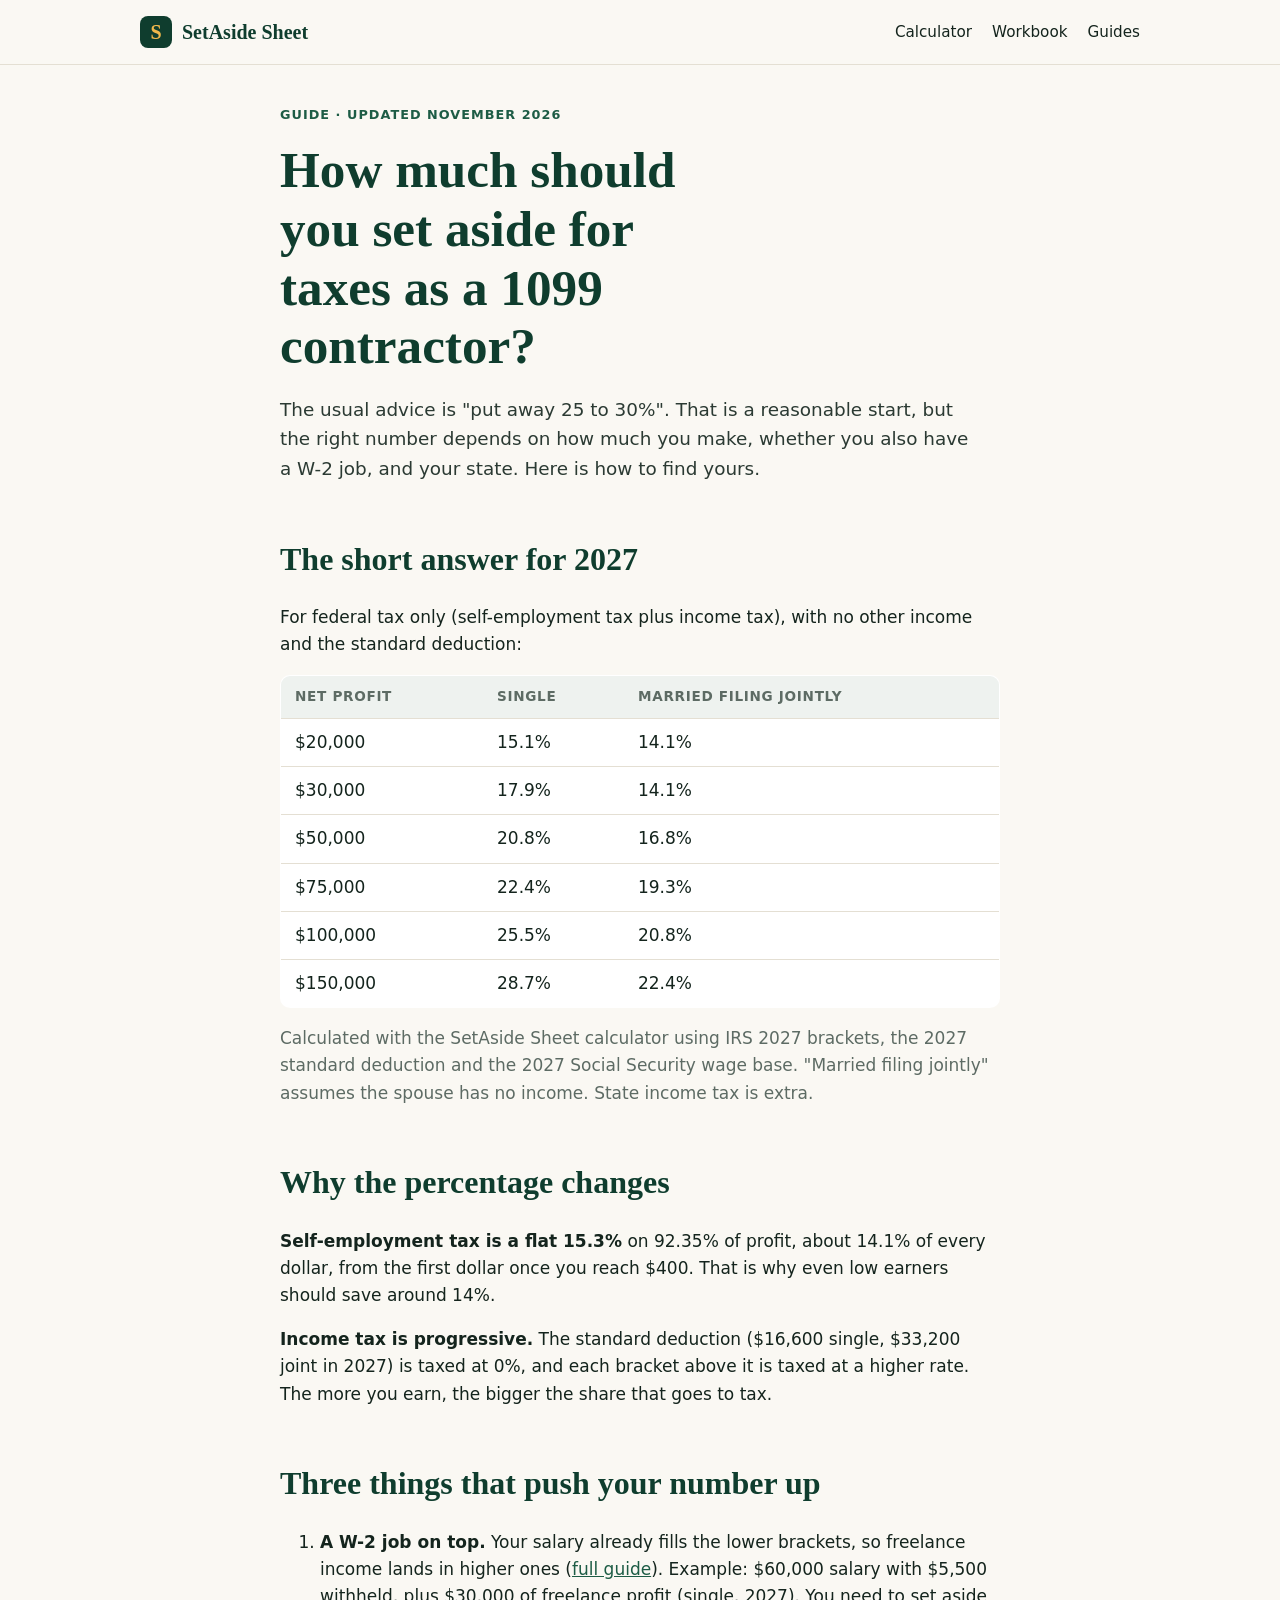
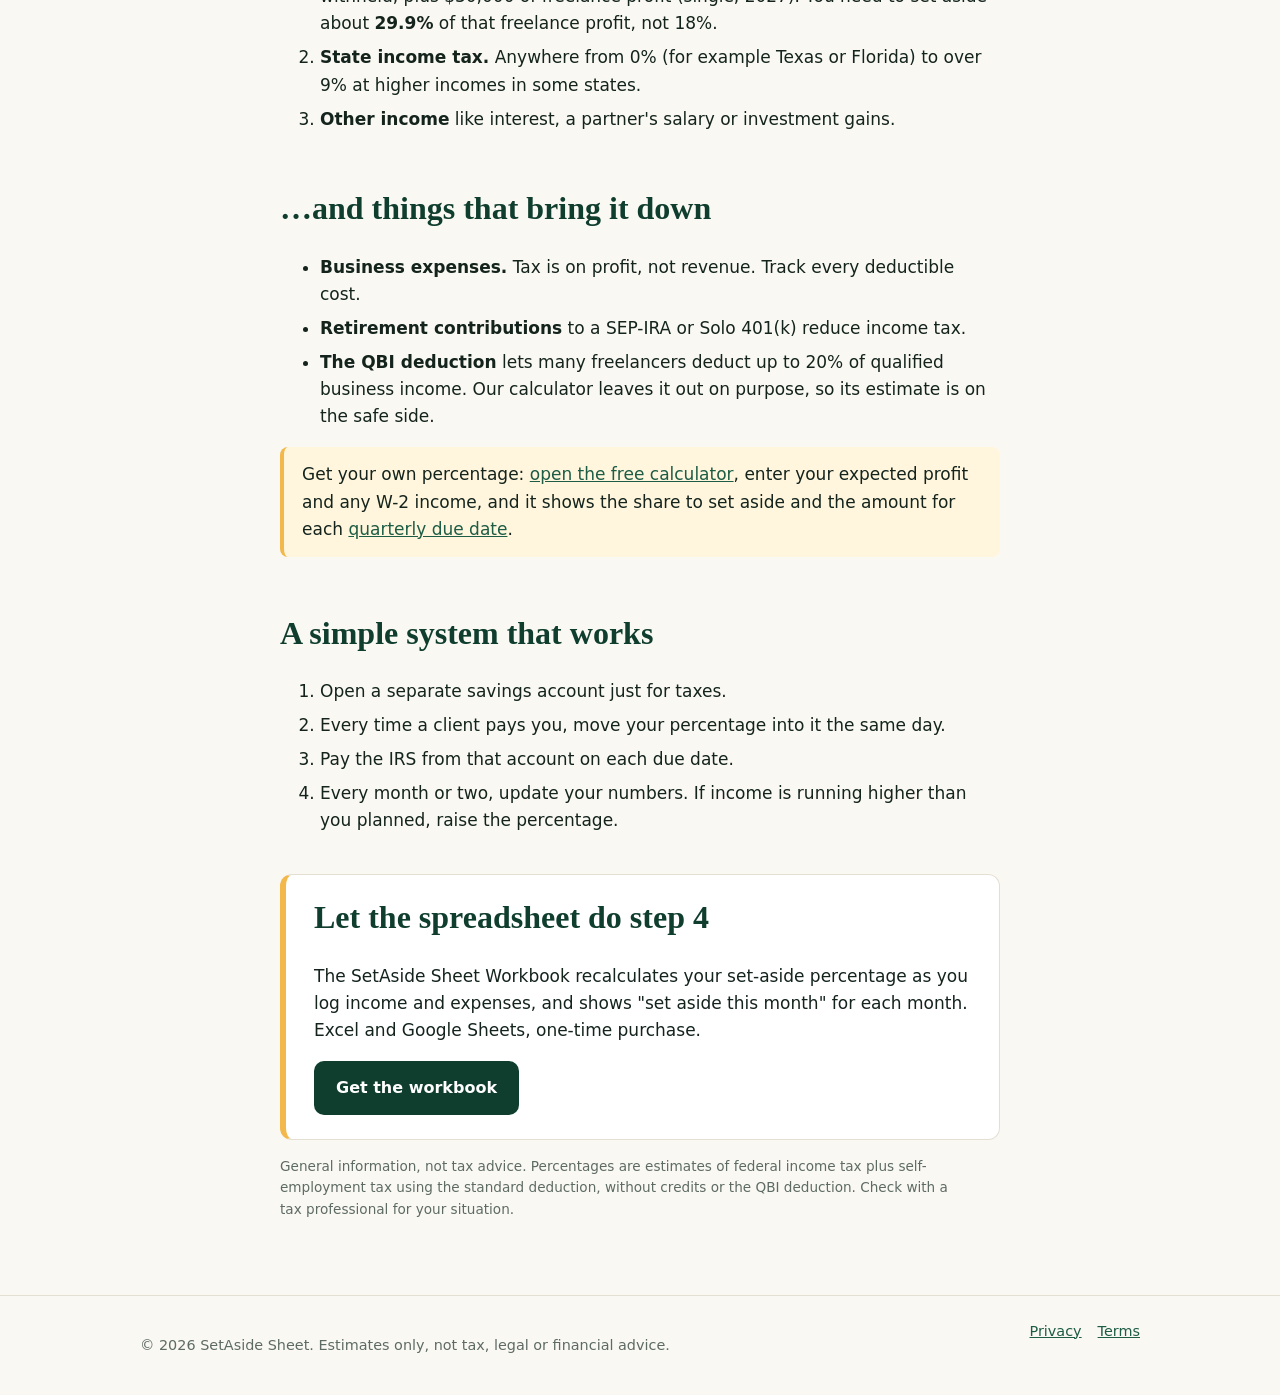
<file: how-much-to-set-aside-for-taxes-1099.html>
<!doctype html>
<html lang="en">
<head>
  <meta charset="utf-8">
  <meta name="viewport" content="width=device-width, initial-scale=1">
  <title>How Much to Set Aside for Taxes as a 1099 Contractor (2027) | SetAside Sheet</title>
  <meta name="description" content="Is 25% or 30% right? See how much US freelancers and 1099 contractors should set aside for federal taxes at different profit levels in 2027, and how to find your own number.">
  <meta property="og:title" content="How much should a 1099 contractor set aside for taxes?">
  <meta property="og:type" content="article">
  <link rel="canonical" href="https://topkalol003-dot.github.io/setaside/how-much-to-set-aside-for-taxes-1099.html">
  <meta property="og:url" content="https://topkalol003-dot.github.io/setaside/how-much-to-set-aside-for-taxes-1099.html">
  <meta property="og:image" content="https://topkalol003-dot.github.io/setaside/assets/og-cover.png">
  <meta property="og:image:width" content="1280">
  <meta property="og:image:height" content="720">
  <meta property="og:site_name" content="SetAside Sheet">
  <meta name="twitter:card" content="summary_large_image">
  <meta property="og:description" content="Is 25% or 30% right? See how much US freelancers and 1099 contractors should set aside for federal taxes at different profit levels in 2027, and how to find your own number.">
  <script type="application/ld+json">{"@context": "https://schema.org", "@type": "Article", "headline": "How much should you set aside for taxes as a 1099 contractor?", "description": "Is 25% or 30% right? See how much US freelancers and 1099 contractors should set aside for federal taxes at different profit levels in 2027, and how to find your own number.", "image": "https://topkalol003-dot.github.io/setaside/assets/og-cover.png", "datePublished": "2026-11-24", "dateModified": "2026-11-24", "author": {"@type": "Organization", "name": "SetAside Sheet"}, "publisher": {"@type": "Organization", "name": "SetAside Sheet"}, "mainEntityOfPage": "https://topkalol003-dot.github.io/setaside/how-much-to-set-aside-for-taxes-1099.html"}</script>
  <link rel="stylesheet" href="css/styles.css">
</head>
<body>
  <header class="site-header"><div class="wrap header-inner"><a class="logo" href="./"><span class="logo-mark">S</span>SetAside Sheet</a><nav aria-label="Main"><a href="./#calculator">Calculator</a><a href="./#workbook">Workbook</a><a href="./#guides">Guides</a></nav></div></header>
  <main class="wrap article">
    <p class="eyebrow">Guide · Updated November 2026</p>
    <h1>How much should you set aside for taxes as a 1099 contractor?</h1>
    <p class="lede">The usual advice is "put away 25 to 30%". That is a reasonable start, but the right number depends on how much you make, whether you also have a W-2 job, and your state. Here is how to find yours.</p>

    <h2>The short answer for 2027</h2>
    <p>For federal tax only (self-employment tax plus income tax), with no other income and the standard deduction:</p>
    <table class="data">
      <thead><tr><th>Net profit</th><th>Single</th><th>Married filing jointly</th></tr></thead>
      <tbody>
        <tr><td>$20,000</td><td>15.1%</td><td>14.1%</td></tr>
        <tr><td>$30,000</td><td>17.9%</td><td>14.1%</td></tr>
        <tr><td>$50,000</td><td>20.8%</td><td>16.8%</td></tr>
        <tr><td>$75,000</td><td>22.4%</td><td>19.3%</td></tr>
        <tr><td>$100,000</td><td>25.5%</td><td>20.8%</td></tr>
        <tr><td>$150,000</td><td>28.7%</td><td>22.4%</td></tr>
      </tbody>
    </table>
    <p class="muted">Calculated with the SetAside Sheet calculator using IRS 2027 brackets, the 2027 standard deduction and the 2027 Social Security wage base. "Married filing jointly" assumes the spouse has no income. State income tax is extra.</p>

    <h2>Why the percentage changes</h2>
    <p><strong>Self-employment tax is a flat 15.3%</strong> on 92.35% of profit, about 14.1% of every dollar, from the first dollar once you reach $400. That is why even low earners should save around 14%.</p>
    <p><strong>Income tax is progressive.</strong> The standard deduction ($16,600 single, $33,200 joint in 2027) is taxed at 0%, and each bracket above it is taxed at a higher rate. The more you earn, the bigger the share that goes to tax.</p>

    <h2>Three things that push your number up</h2>
    <ol>
      <li><strong>A W-2 job on top.</strong> Your salary already fills the lower brackets, so freelance income lands in higher ones (<a href="side-hustle-taxes-with-w2-job.html">full guide</a>). Example: $60,000 salary with $5,500 withheld, plus $30,000 of freelance profit (single, 2027). You need to set aside about <strong>29.9%</strong> of that freelance profit, not 18%.</li>
      <li><strong>State income tax.</strong> Anywhere from 0% (for example Texas or Florida) to over 9% at higher incomes in some states.</li>
      <li><strong>Other income</strong> like interest, a partner's salary or investment gains.</li>
    </ol>

    <h2>…and things that bring it down</h2>
    <ul>
      <li><strong>Business expenses.</strong> Tax is on profit, not revenue. Track every deductible cost.</li>
      <li><strong>Retirement contributions</strong> to a SEP-IRA or Solo 401(k) reduce income tax.</li>
      <li><strong>The QBI deduction</strong> lets many freelancers deduct up to 20% of qualified business income. Our calculator leaves it out on purpose, so its estimate is on the safe side.</li>
    </ul>

    <p class="callout">Get your own percentage: <a href="./#calculator">open the free calculator</a>, enter your expected profit and any W-2 income, and it shows the share to set aside and the amount for each <a href="quarterly-estimated-taxes-2027.html">quarterly due date</a>.</p>

    <h2>A simple system that works</h2>
    <ol>
      <li>Open a separate savings account just for taxes.</li>
      <li>Every time a client pays you, move your percentage into it the same day.</li>
      <li>Pay the IRS from that account on each due date.</li>
      <li>Every month or two, update your numbers. If income is running higher than you planned, raise the percentage.</li>
    </ol>

    <section class="cta-box">
      <h2>Let the spreadsheet do step 4</h2>
      <p>The SetAside Sheet Workbook recalculates your set-aside percentage as you log income and expenses, and shows "set aside this month" for each month. Excel and Google Sheets, one-time purchase.</p>
      <a class="btn btn-primary" data-buy href="./#workbook">Get the workbook</a>
      <p class="muted" data-buy-note hidden>The workbook is launching soon. <a href="./#calculator">The calculator</a> is free now.</p>
    </section>

    <p class="disclaimer">General information, not tax advice. Percentages are estimates of federal income tax plus self-employment tax using the standard deduction, without credits or the QBI deduction. Check with a tax professional for your situation.</p>
  </main>
  <footer class="site-footer"><div class="wrap footer-inner"><p>© 2026 SetAside Sheet. Estimates only, not tax, legal or financial advice.</p><nav aria-label="Legal"><a href="privacy.html">Privacy</a><a href="terms.html">Terms</a></nav></div></footer>
  <script src="js/config.js"></script>
  <script src="js/buy.js"></script>
</body>
</html>
</file>
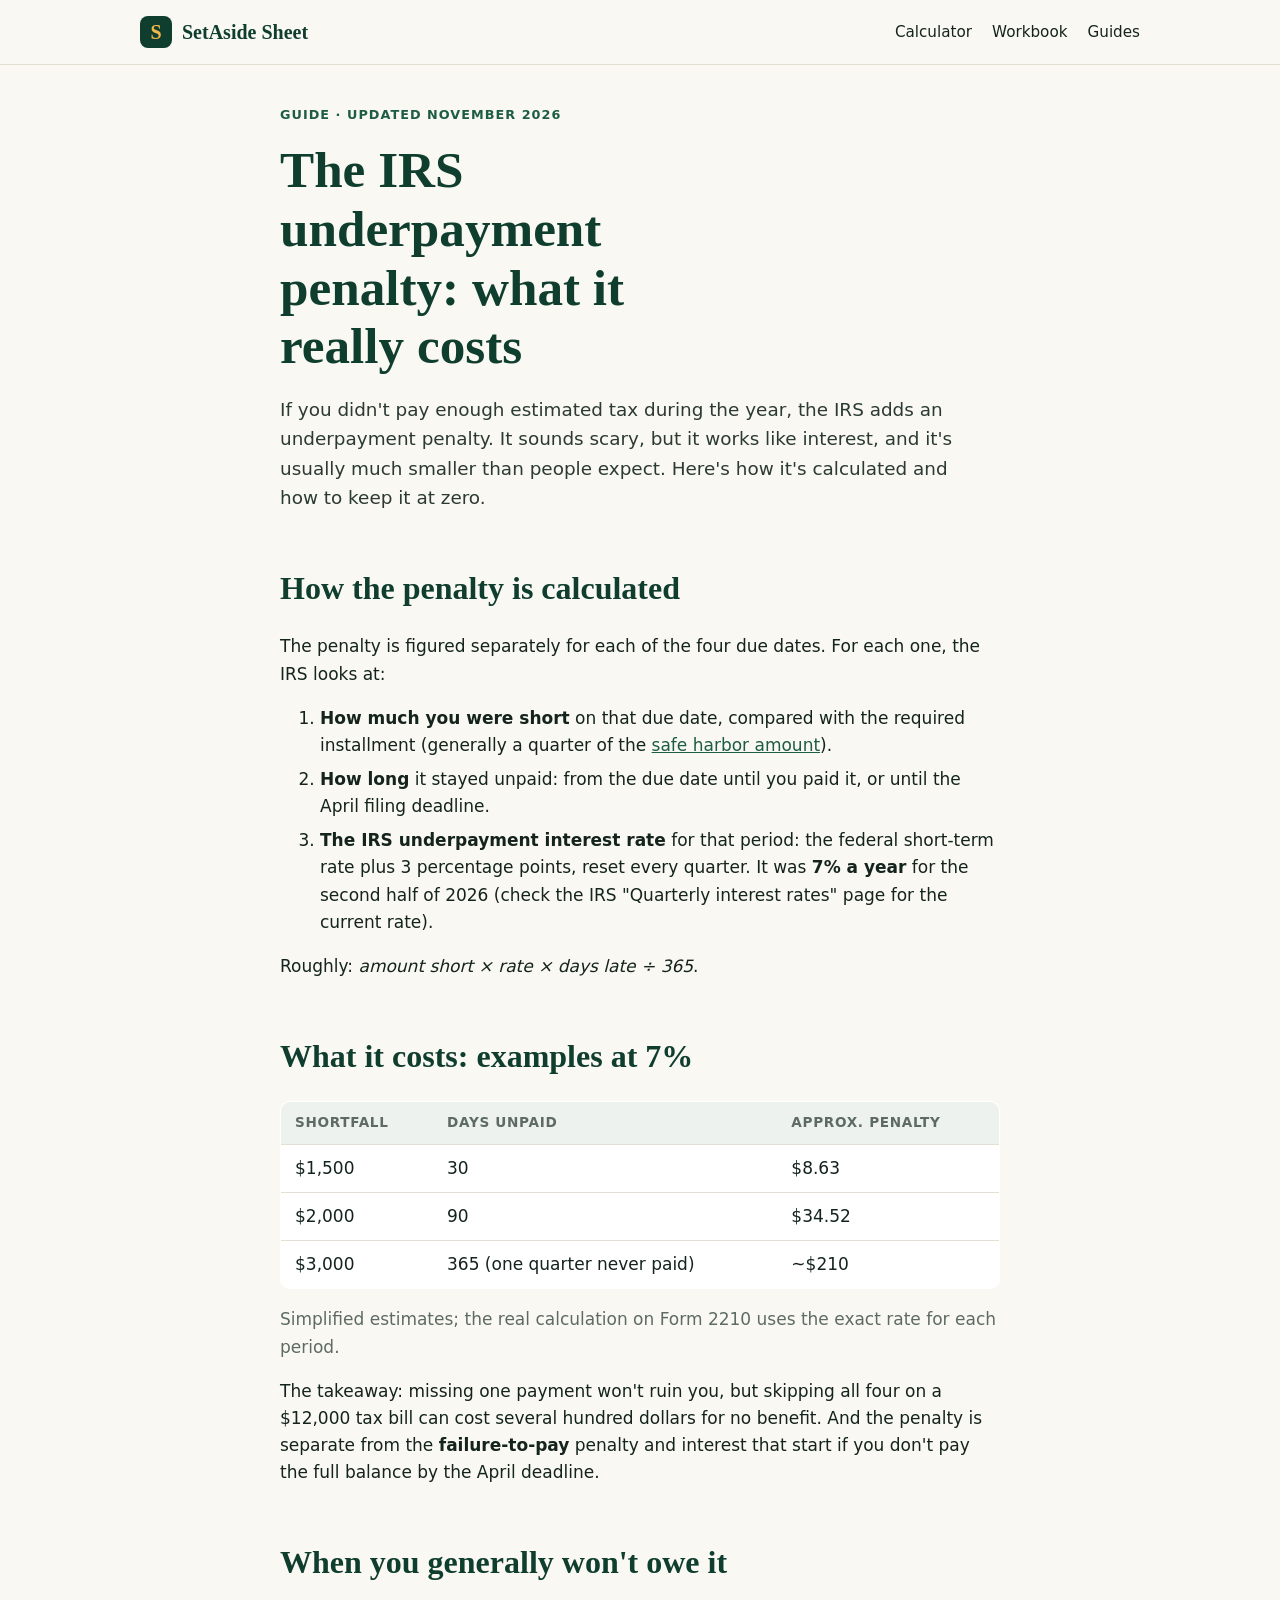
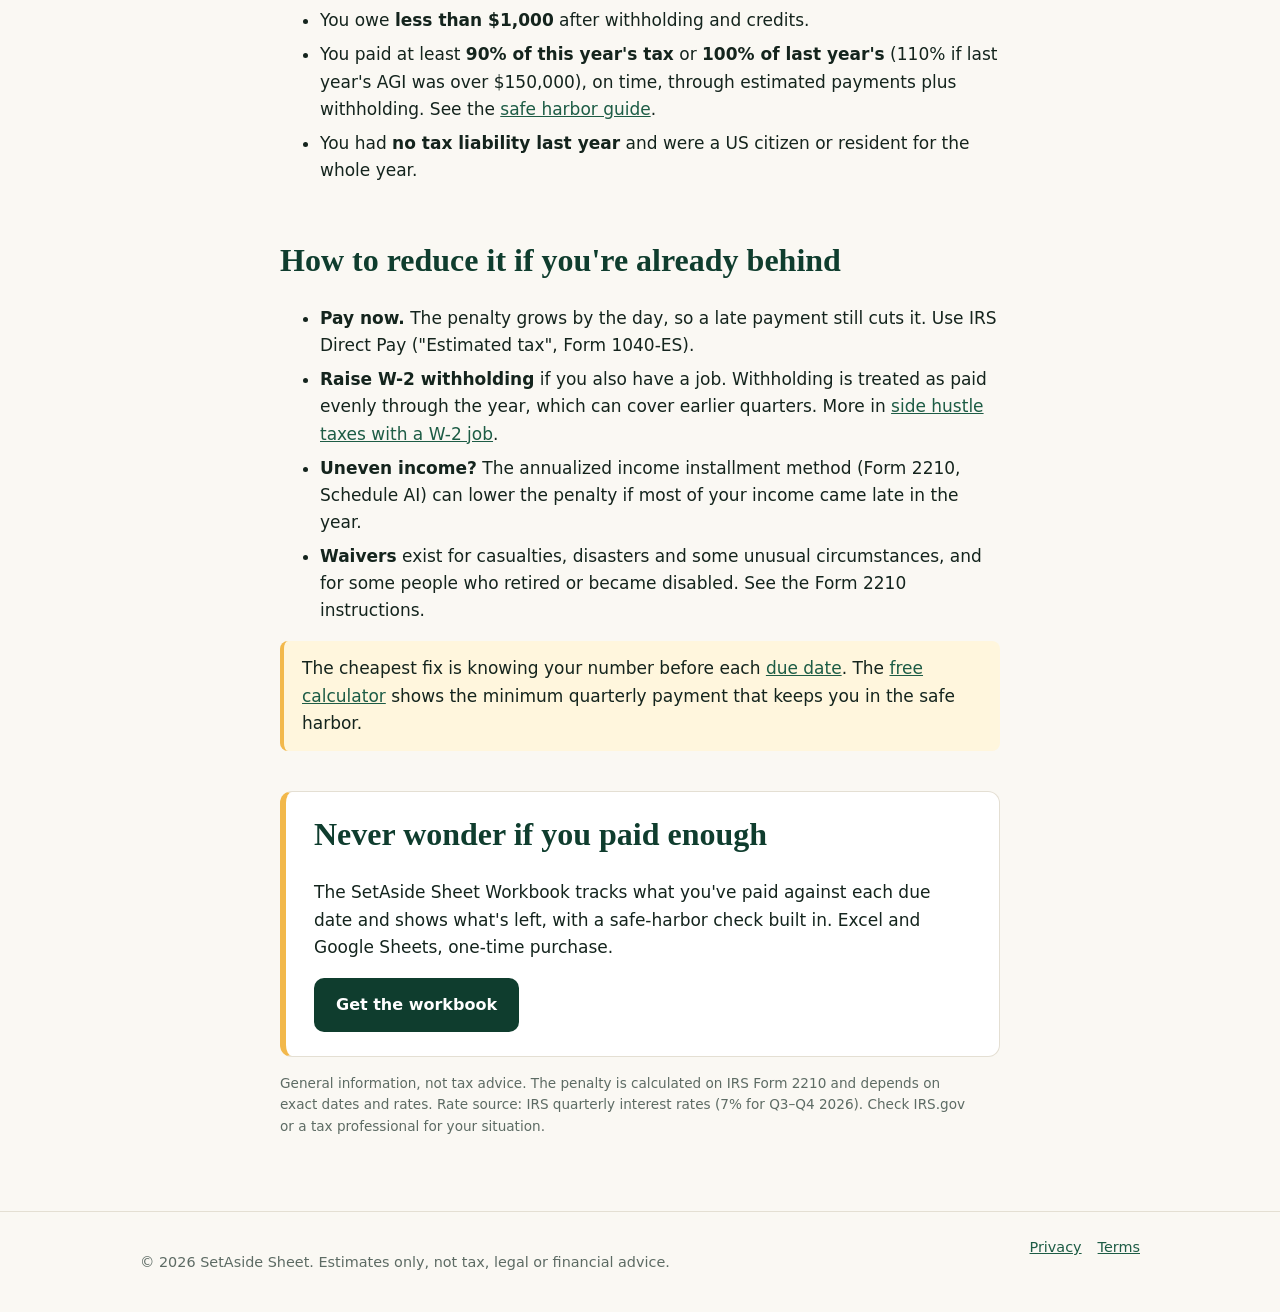
<file: irs-underpayment-penalty-estimated-tax.html>
<!doctype html>
<html lang="en">
<head>
  <meta charset="utf-8">
  <meta name="viewport" content="width=device-width, initial-scale=1">
  <title>IRS Underpayment Penalty for Estimated Tax: How Much It Really Costs | SetAside Sheet</title>
  <meta name="description" content="Missed or short quarterly tax payment? How the IRS underpayment penalty is calculated, what it actually costs (with examples at the current 7% rate), and how to reduce or avoid it.">
  <meta property="og:title" content="The IRS underpayment penalty, explained with real numbers">
  <meta property="og:type" content="article">
  <link rel="canonical" href="https://topkalol003-dot.github.io/setaside/irs-underpayment-penalty-estimated-tax.html">
  <meta property="og:url" content="https://topkalol003-dot.github.io/setaside/irs-underpayment-penalty-estimated-tax.html">
  <meta property="og:image" content="https://topkalol003-dot.github.io/setaside/assets/og-cover.png">
  <meta property="og:image:width" content="1280">
  <meta property="og:image:height" content="720">
  <meta property="og:site_name" content="SetAside Sheet">
  <meta name="twitter:card" content="summary_large_image">
  <meta property="og:description" content="Missed or short quarterly tax payment? How the IRS underpayment penalty is calculated, what it actually costs (with examples at the current 7% rate), and how to reduce or avoid it.">
  <script type="application/ld+json">{"@context": "https://schema.org", "@type": "Article", "headline": "The IRS underpayment penalty: what it really costs", "description": "Missed or short quarterly tax payment? How the IRS underpayment penalty is calculated, what it actually costs (with examples at the current 7% rate), and how to reduce or avoid it.", "image": "https://topkalol003-dot.github.io/setaside/assets/og-cover.png", "author": {"@type": "Organization", "name": "SetAside Sheet"}, "publisher": {"@type": "Organization", "name": "SetAside Sheet"}, "mainEntityOfPage": "https://topkalol003-dot.github.io/setaside/irs-underpayment-penalty-estimated-tax.html"}</script>
  <link rel="stylesheet" href="css/styles.css">
</head>
<body>
  <header class="site-header"><div class="wrap header-inner"><a class="logo" href="./"><span class="logo-mark">S</span>SetAside Sheet</a><nav aria-label="Main"><a href="./#calculator">Calculator</a><a href="./#workbook">Workbook</a><a href="./#guides">Guides</a></nav></div></header>
  <main class="wrap article">
    <p class="eyebrow">Guide · Updated November 2026</p>
    <h1>The IRS underpayment penalty: what it really costs</h1>
    <p class="lede">If you didn't pay enough estimated tax during the year, the IRS adds an underpayment penalty. It sounds scary, but it works like interest, and it's usually much smaller than people expect. Here's how it's calculated and how to keep it at zero.</p>

    <h2>How the penalty is calculated</h2>
    <p>The penalty is figured separately for each of the four due dates. For each one, the IRS looks at:</p>
    <ol>
      <li><strong>How much you were short</strong> on that due date, compared with the required installment (generally a quarter of the <a href="estimated-tax-safe-harbor.html">safe harbor amount</a>).</li>
      <li><strong>How long</strong> it stayed unpaid: from the due date until you paid it, or until the April filing deadline.</li>
      <li><strong>The IRS underpayment interest rate</strong> for that period: the federal short-term rate plus 3 percentage points, reset every quarter. It was <strong>7% a year</strong> for the second half of 2026 (check the IRS "Quarterly interest rates" page for the current rate).</li>
    </ol>
    <p>Roughly: <em>amount short × rate × days late ÷ 365</em>.</p>

    <h2>What it costs: examples at 7%</h2>
    <table class="data">
      <thead><tr><th>Shortfall</th><th>Days unpaid</th><th>Approx. penalty</th></tr></thead>
      <tbody>
        <tr><td>$1,500</td><td>30</td><td>$8.63</td></tr>
        <tr><td>$2,000</td><td>90</td><td>$34.52</td></tr>
        <tr><td>$3,000</td><td>365 (one quarter never paid)</td><td>~$210</td></tr>
      </tbody>
    </table>
    <p class="muted">Simplified estimates; the real calculation on Form 2210 uses the exact rate for each period.</p>
    <p>The takeaway: missing one payment won't ruin you, but skipping all four on a $12,000 tax bill can cost several hundred dollars for no benefit. And the penalty is separate from the <strong>failure-to-pay</strong> penalty and interest that start if you don't pay the full balance by the April deadline.</p>

    <h2>When you generally won't owe it</h2>
    <ul>
      <li>You owe <strong>less than $1,000</strong> after withholding and credits.</li>
      <li>You paid at least <strong>90% of this year's tax</strong> or <strong>100% of last year's</strong> (110% if last year's AGI was over $150,000), on time, through estimated payments plus withholding. See the <a href="estimated-tax-safe-harbor.html">safe harbor guide</a>.</li>
      <li>You had <strong>no tax liability last year</strong> and were a US citizen or resident for the whole year.</li>
    </ul>

    <h2>How to reduce it if you're already behind</h2>
    <ul>
      <li><strong>Pay now.</strong> The penalty grows by the day, so a late payment still cuts it. Use IRS Direct Pay ("Estimated tax", Form 1040-ES).</li>
      <li><strong>Raise W-2 withholding</strong> if you also have a job. Withholding is treated as paid evenly through the year, which can cover earlier quarters. More in <a href="side-hustle-taxes-with-w2-job.html">side hustle taxes with a W-2 job</a>.</li>
      <li><strong>Uneven income?</strong> The annualized income installment method (Form 2210, Schedule AI) can lower the penalty if most of your income came late in the year.</li>
      <li><strong>Waivers</strong> exist for casualties, disasters and some unusual circumstances, and for some people who retired or became disabled. See the Form 2210 instructions.</li>
    </ul>

    <p class="callout">The cheapest fix is knowing your number before each <a href="quarterly-estimated-taxes-2027.html">due date</a>. The <a href="./#calculator">free calculator</a> shows the minimum quarterly payment that keeps you in the safe harbor.</p>

    <section class="cta-box">
      <h2>Never wonder if you paid enough</h2>
      <p>The SetAside Sheet Workbook tracks what you've paid against each due date and shows what's left, with a safe-harbor check built in. Excel and Google Sheets, one-time purchase.</p>
      <a class="btn btn-primary" data-buy href="./#workbook">Get the workbook</a>
      <p class="muted" data-buy-note hidden>The workbook is launching soon. <a href="./#calculator">The calculator</a> is free now.</p>
    </section>

    <p class="disclaimer">General information, not tax advice. The penalty is calculated on IRS Form 2210 and depends on exact dates and rates. Rate source: IRS quarterly interest rates (7% for Q3–Q4 2026). Check IRS.gov or a tax professional for your situation.</p>
  </main>
  <footer class="site-footer"><div class="wrap footer-inner"><p>© 2026 SetAside Sheet. Estimates only, not tax, legal or financial advice.</p><nav aria-label="Legal"><a href="privacy.html">Privacy</a><a href="terms.html">Terms</a></nav></div></footer>
  <script src="js/config.js"></script>
  <script src="js/buy.js"></script>
</body>
</html>
</file>
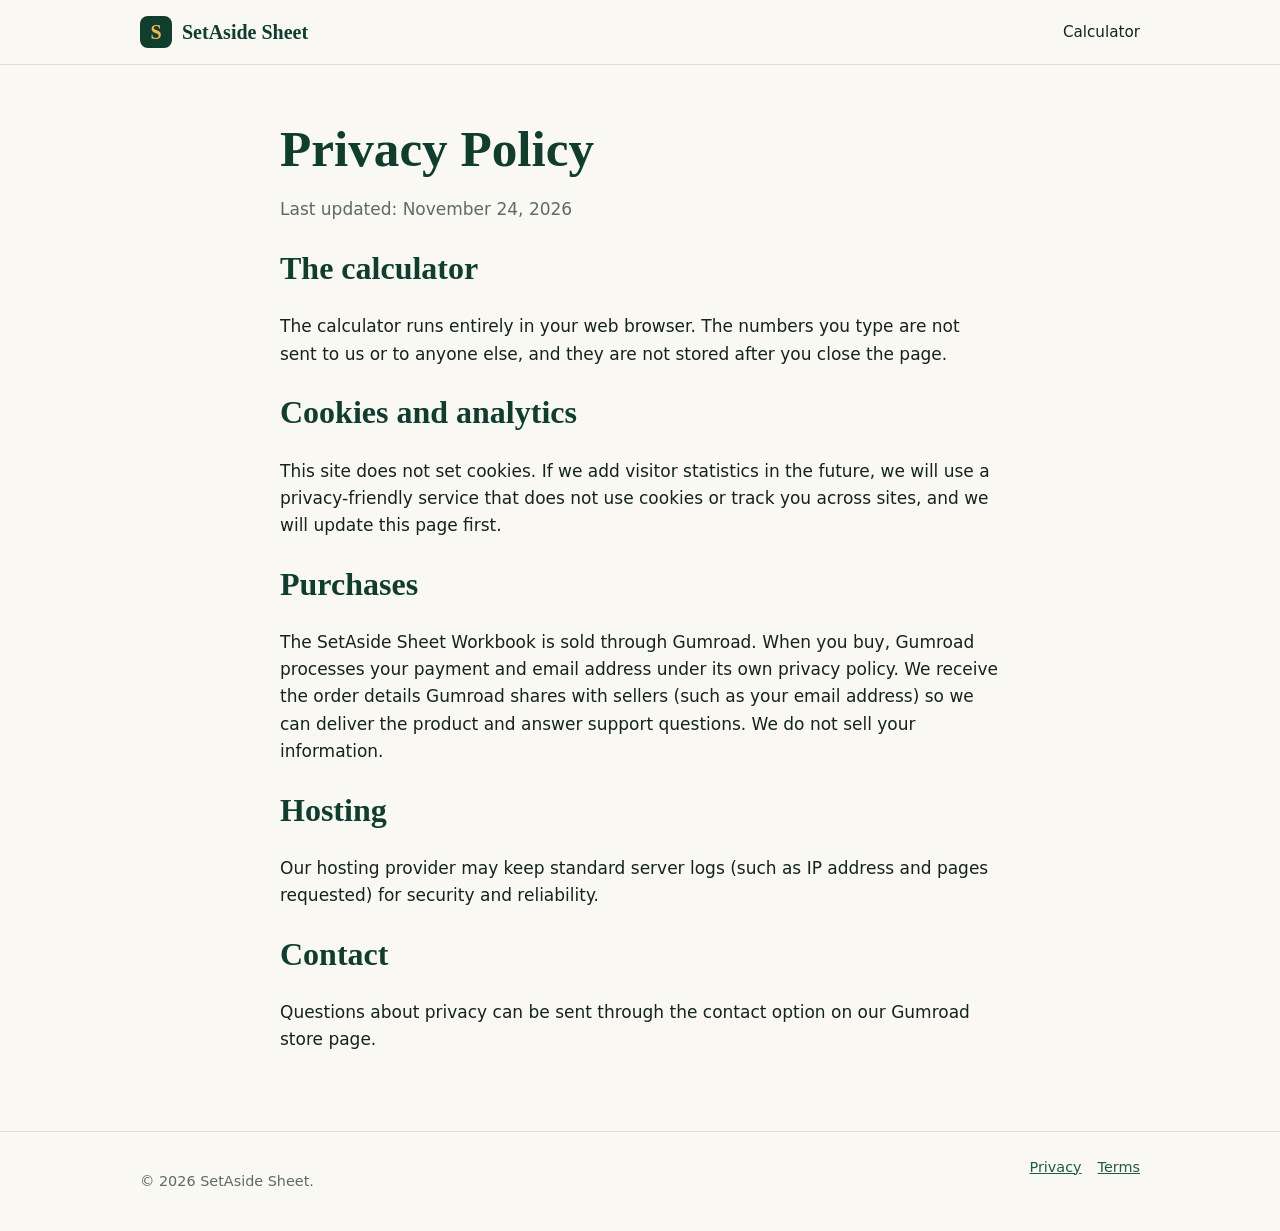
<file: privacy.html>
<!doctype html>
<html lang="en">
<head>
  <meta charset="utf-8">
  <meta name="viewport" content="width=device-width, initial-scale=1">
  <title>Privacy Policy | SetAside Sheet</title>
  <meta name="description" content="SetAside Sheet privacy policy: the calculator runs in your browser and does not collect what you type.">
  <link rel="canonical" href="https://topkalol003-dot.github.io/setaside/privacy.html">
  <meta property="og:url" content="https://topkalol003-dot.github.io/setaside/privacy.html">
  <meta property="og:image" content="https://topkalol003-dot.github.io/setaside/assets/og-cover.png">
  <meta property="og:image:width" content="1280">
  <meta property="og:image:height" content="720">
  <meta property="og:site_name" content="SetAside Sheet">
  <meta name="twitter:card" content="summary_large_image">
  <meta property="og:description" content="SetAside Sheet privacy policy: the calculator runs in your browser and does not collect what you type.">
  <link rel="stylesheet" href="css/styles.css">
</head>
<body>
  <header class="site-header"><div class="wrap header-inner"><a class="logo" href="./"><span class="logo-mark">S</span>SetAside Sheet</a><nav aria-label="Main"><a href="./#calculator">Calculator</a></nav></div></header>
  <main class="wrap legal">
    <h1>Privacy Policy</h1>
    <p class="muted">Last updated: November 24, 2026</p>
    <h2>The calculator</h2>
    <p>The calculator runs entirely in your web browser. The numbers you type are not sent to us or to anyone else, and they are not stored after you close the page.</p>
    <h2>Cookies and analytics</h2>
    <p>This site does not set cookies. If we add visitor statistics in the future, we will use a privacy-friendly service that does not use cookies or track you across sites, and we will update this page first.</p>
    <h2>Purchases</h2>
    <p>The SetAside Sheet Workbook is sold through Gumroad. When you buy, Gumroad processes your payment and email address under its own privacy policy. We receive the order details Gumroad shares with sellers (such as your email address) so we can deliver the product and answer support questions. We do not sell your information.</p>
    <h2>Hosting</h2>
    <p>Our hosting provider may keep standard server logs (such as IP address and pages requested) for security and reliability.</p>
    <h2>Contact</h2>
    <p>Questions about privacy can be sent through the contact option on our Gumroad store page.</p>
  </main>
  <footer class="site-footer"><div class="wrap footer-inner"><p>© 2026 SetAside Sheet.</p><nav aria-label="Legal"><a href="privacy.html">Privacy</a><a href="terms.html">Terms</a></nav></div></footer>
</body>
</html>
</file>
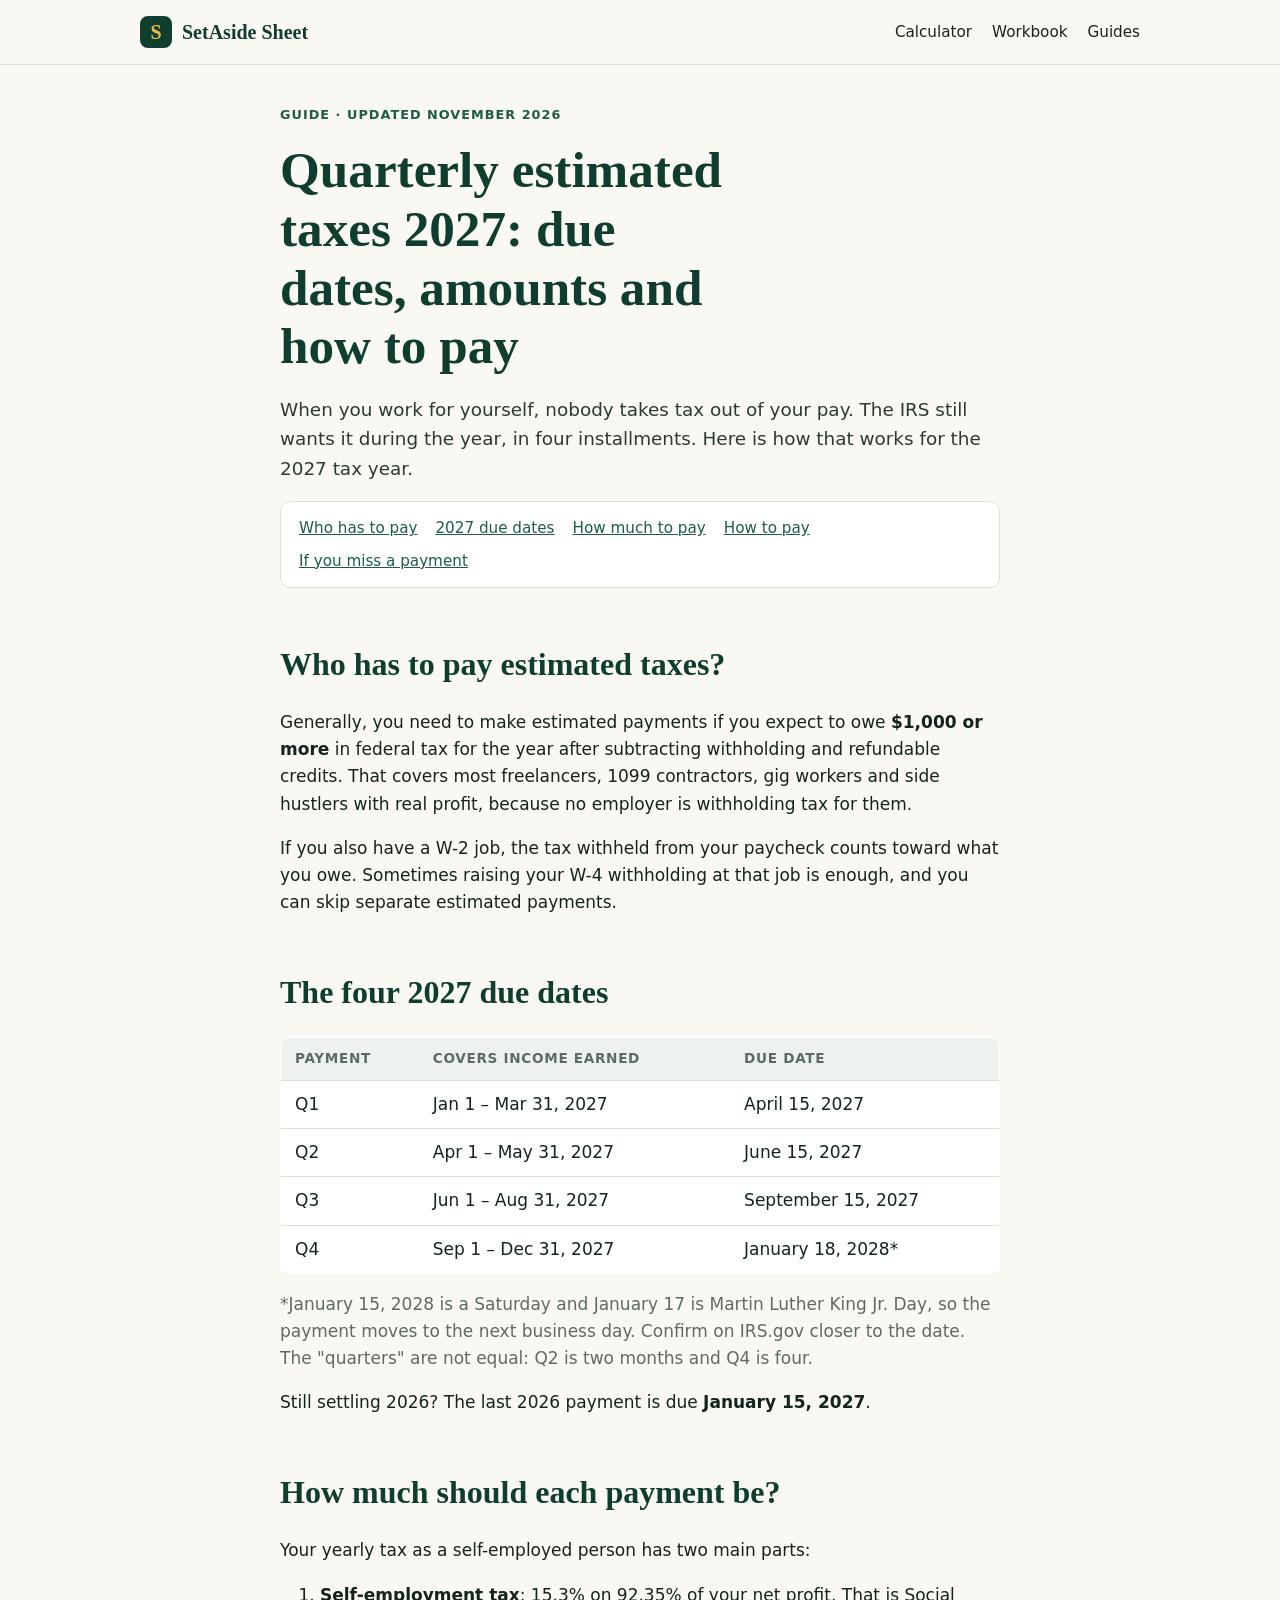
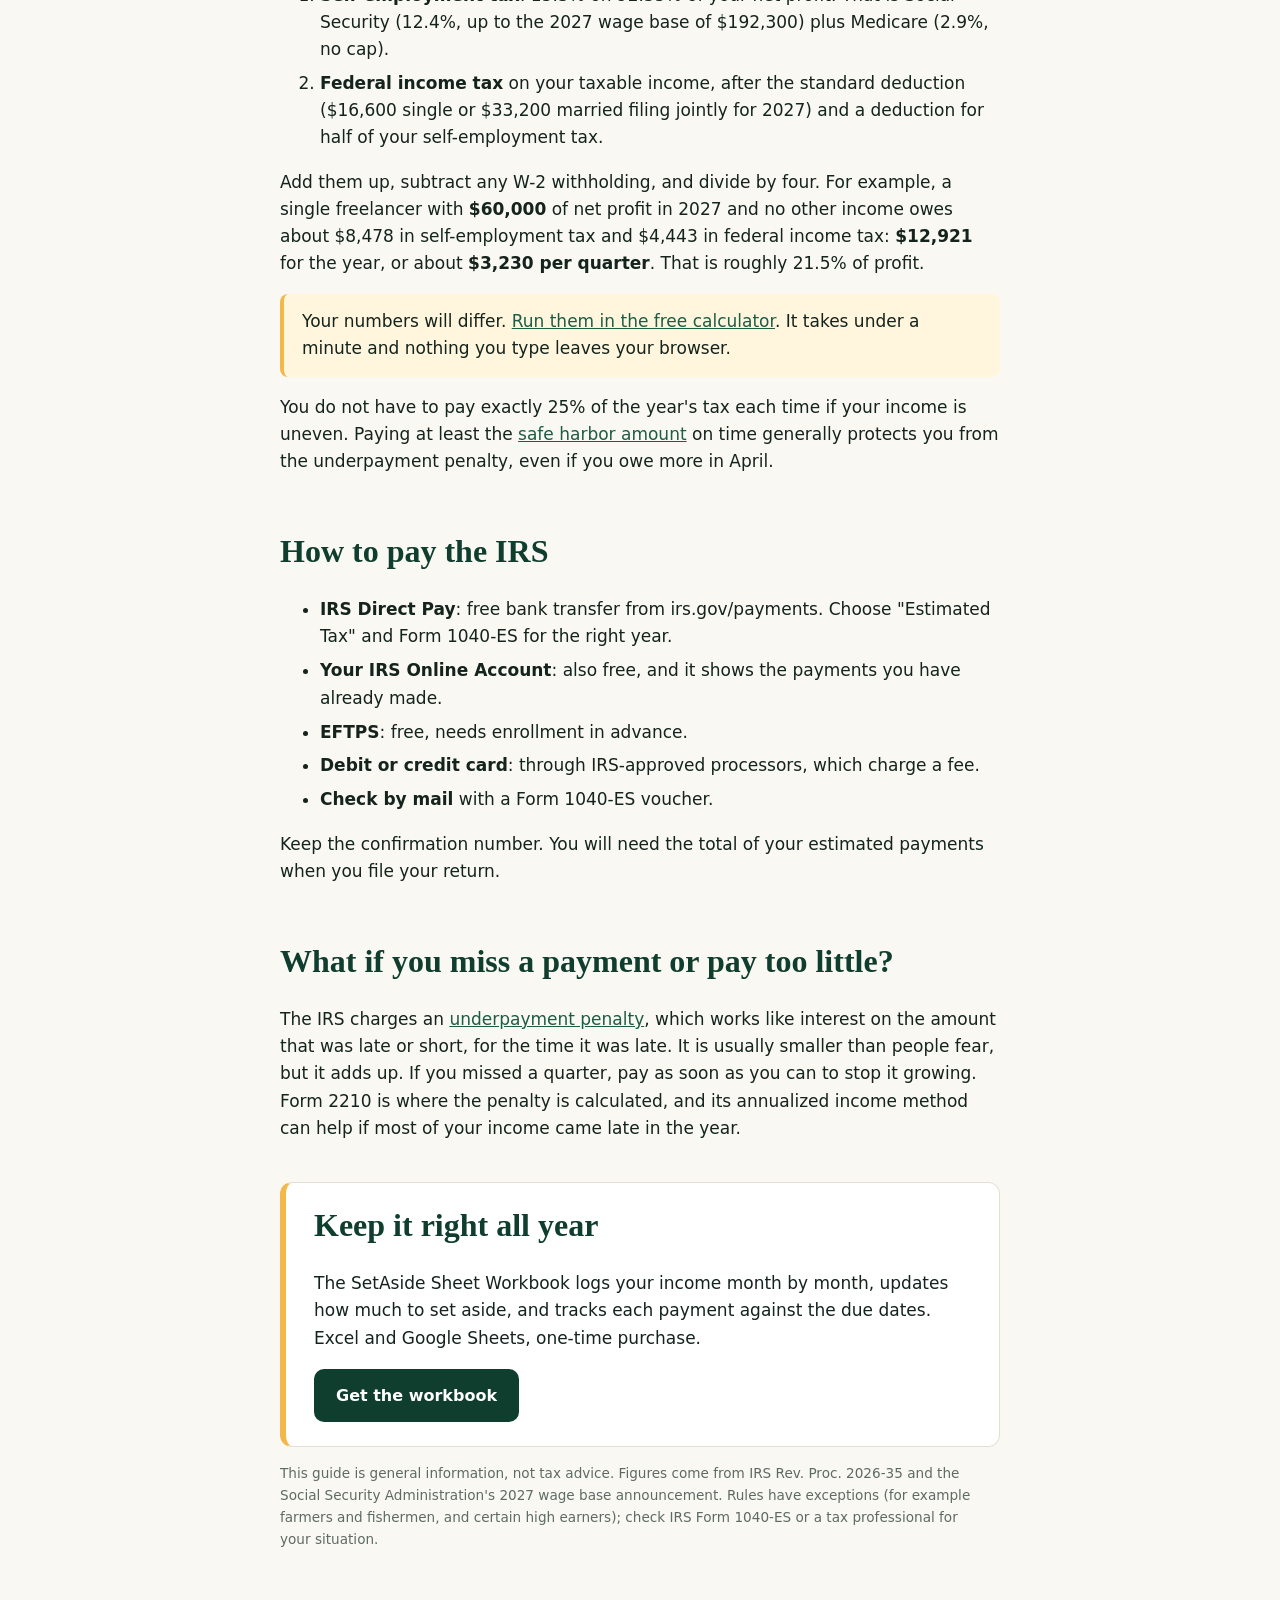
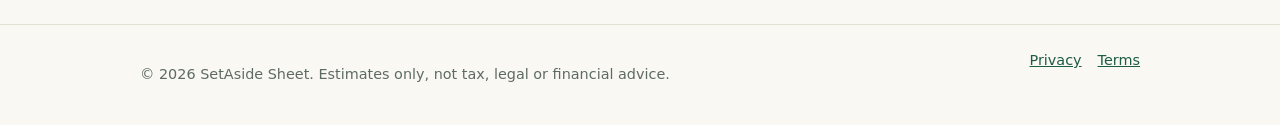
<file: quarterly-estimated-taxes-2027.html>
<!doctype html>
<html lang="en">
<head>
  <meta charset="utf-8">
  <meta name="viewport" content="width=device-width, initial-scale=1">
  <title>Quarterly Estimated Taxes 2027: Due Dates, How Much to Pay, How to Pay | SetAside Sheet</title>
  <meta name="description" content="A plain-English guide to 2027 quarterly estimated taxes for freelancers and 1099 contractors: who must pay, the four due dates, how to work out the amount, and how to pay the IRS.">
  <meta property="og:title" content="Quarterly estimated taxes 2027: the freelancer's guide">
  <meta property="og:type" content="article">
  <link rel="canonical" href="https://topkalol003-dot.github.io/setaside/quarterly-estimated-taxes-2027.html">
  <meta property="og:url" content="https://topkalol003-dot.github.io/setaside/quarterly-estimated-taxes-2027.html">
  <meta property="og:image" content="https://topkalol003-dot.github.io/setaside/assets/og-cover.png">
  <meta property="og:image:width" content="1280">
  <meta property="og:image:height" content="720">
  <meta property="og:site_name" content="SetAside Sheet">
  <meta name="twitter:card" content="summary_large_image">
  <meta property="og:description" content="A plain-English guide to 2027 quarterly estimated taxes for freelancers and 1099 contractors: who must pay, the four due dates, how to work out the amount, and how to pay the IRS.">
  <script type="application/ld+json">{"@context": "https://schema.org", "@type": "Article", "headline": "Quarterly estimated taxes 2027: due dates, amounts and how to pay", "description": "A plain-English guide to 2027 quarterly estimated taxes for freelancers and 1099 contractors: who must pay, the four due dates, how to work out the amount, and how to pay the IRS.", "image": "https://topkalol003-dot.github.io/setaside/assets/og-cover.png", "datePublished": "2026-11-24", "dateModified": "2026-11-24", "author": {"@type": "Organization", "name": "SetAside Sheet"}, "publisher": {"@type": "Organization", "name": "SetAside Sheet"}, "mainEntityOfPage": "https://topkalol003-dot.github.io/setaside/quarterly-estimated-taxes-2027.html"}</script>
  <link rel="stylesheet" href="css/styles.css">
</head>
<body>
  <header class="site-header"><div class="wrap header-inner"><a class="logo" href="./"><span class="logo-mark">S</span>SetAside Sheet</a><nav aria-label="Main"><a href="./#calculator">Calculator</a><a href="./#workbook">Workbook</a><a href="./#guides">Guides</a></nav></div></header>
  <main class="wrap article">
    <p class="eyebrow">Guide · Updated November 2026</p>
    <h1>Quarterly estimated taxes 2027: due dates, amounts and how to pay</h1>
    <p class="lede">When you work for yourself, nobody takes tax out of your pay. The IRS still wants it during the year, in four installments. Here is how that works for the 2027 tax year.</p>

    <nav class="toc" aria-label="On this page">
      <a href="#who">Who has to pay</a>
      <a href="#dates">2027 due dates</a>
      <a href="#amount">How much to pay</a>
      <a href="#how">How to pay</a>
      <a href="#miss">If you miss a payment</a>
    </nav>

    <h2 id="who">Who has to pay estimated taxes?</h2>
    <p>Generally, you need to make estimated payments if you expect to owe <strong>$1,000 or more</strong> in federal tax for the year after subtracting withholding and refundable credits. That covers most freelancers, 1099 contractors, gig workers and side hustlers with real profit, because no employer is withholding tax for them.</p>
    <p>If you also have a W-2 job, the tax withheld from your paycheck counts toward what you owe. Sometimes raising your W-4 withholding at that job is enough, and you can skip separate estimated payments.</p>

    <h2 id="dates">The four 2027 due dates</h2>
    <table class="data">
      <thead><tr><th>Payment</th><th>Covers income earned</th><th>Due date</th></tr></thead>
      <tbody>
        <tr><td>Q1</td><td>Jan 1 – Mar 31, 2027</td><td>April 15, 2027</td></tr>
        <tr><td>Q2</td><td>Apr 1 – May 31, 2027</td><td>June 15, 2027</td></tr>
        <tr><td>Q3</td><td>Jun 1 – Aug 31, 2027</td><td>September 15, 2027</td></tr>
        <tr><td>Q4</td><td>Sep 1 – Dec 31, 2027</td><td>January 18, 2028*</td></tr>
      </tbody>
    </table>
    <p class="muted">*January 15, 2028 is a Saturday and January 17 is Martin Luther King Jr. Day, so the payment moves to the next business day. Confirm on IRS.gov closer to the date. The "quarters" are not equal: Q2 is two months and Q4 is four.</p>
    <p>Still settling 2026? The last 2026 payment is due <strong>January 15, 2027</strong>.</p>

    <h2 id="amount">How much should each payment be?</h2>
    <p>Your yearly tax as a self-employed person has two main parts:</p>
    <ol>
      <li><strong>Self-employment tax</strong>: 15.3% on 92.35% of your net profit. That is Social Security (12.4%, up to the 2027 wage base of $192,300) plus Medicare (2.9%, no cap).</li>
      <li><strong>Federal income tax</strong> on your taxable income, after the standard deduction ($16,600 single or $33,200 married filing jointly for 2027) and a deduction for half of your self-employment tax.</li>
    </ol>
    <p>Add them up, subtract any W-2 withholding, and divide by four. For example, a single freelancer with <strong>$60,000</strong> of net profit in 2027 and no other income owes about $8,478 in self-employment tax and $4,443 in federal income tax: <strong>$12,921</strong> for the year, or about <strong>$3,230 per quarter</strong>. That is roughly 21.5% of profit.</p>
    <p class="callout">Your numbers will differ. <a href="./#calculator">Run them in the free calculator</a>. It takes under a minute and nothing you type leaves your browser.</p>
    <p>You do not have to pay exactly 25% of the year's tax each time if your income is uneven. Paying at least the <a href="estimated-tax-safe-harbor.html">safe harbor amount</a> on time generally protects you from the underpayment penalty, even if you owe more in April.</p>

    <h2 id="how">How to pay the IRS</h2>
    <ul>
      <li><strong>IRS Direct Pay</strong>: free bank transfer from irs.gov/payments. Choose "Estimated Tax" and Form 1040-ES for the right year.</li>
      <li><strong>Your IRS Online Account</strong>: also free, and it shows the payments you have already made.</li>
      <li><strong>EFTPS</strong>: free, needs enrollment in advance.</li>
      <li><strong>Debit or credit card</strong>: through IRS-approved processors, which charge a fee.</li>
      <li><strong>Check by mail</strong> with a Form 1040-ES voucher.</li>
    </ul>
    <p>Keep the confirmation number. You will need the total of your estimated payments when you file your return.</p>

    <h2 id="miss">What if you miss a payment or pay too little?</h2>
    <p>The IRS charges an <a href="irs-underpayment-penalty-estimated-tax.html">underpayment penalty</a>, which works like interest on the amount that was late or short, for the time it was late. It is usually smaller than people fear, but it adds up. If you missed a quarter, pay as soon as you can to stop it growing. Form 2210 is where the penalty is calculated, and its annualized income method can help if most of your income came late in the year.</p>

    <section class="cta-box">
      <h2>Keep it right all year</h2>
      <p>The SetAside Sheet Workbook logs your income month by month, updates how much to set aside, and tracks each payment against the due dates. Excel and Google Sheets, one-time purchase.</p>
      <a class="btn btn-primary" data-buy href="./#workbook">Get the workbook</a>
      <p class="muted" data-buy-note hidden>The workbook is launching soon. <a href="./#calculator">The calculator</a> is free now.</p>
    </section>

    <p class="disclaimer">This guide is general information, not tax advice. Figures come from IRS Rev. Proc. 2026-35 and the Social Security Administration's 2027 wage base announcement. Rules have exceptions (for example farmers and fishermen, and certain high earners); check IRS Form 1040-ES or a tax professional for your situation.</p>
  </main>
  <footer class="site-footer"><div class="wrap footer-inner"><p>© 2026 SetAside Sheet. Estimates only, not tax, legal or financial advice.</p><nav aria-label="Legal"><a href="privacy.html">Privacy</a><a href="terms.html">Terms</a></nav></div></footer>
  <script src="js/config.js"></script>
  <script src="js/buy.js"></script>
</body>
</html>
</file>
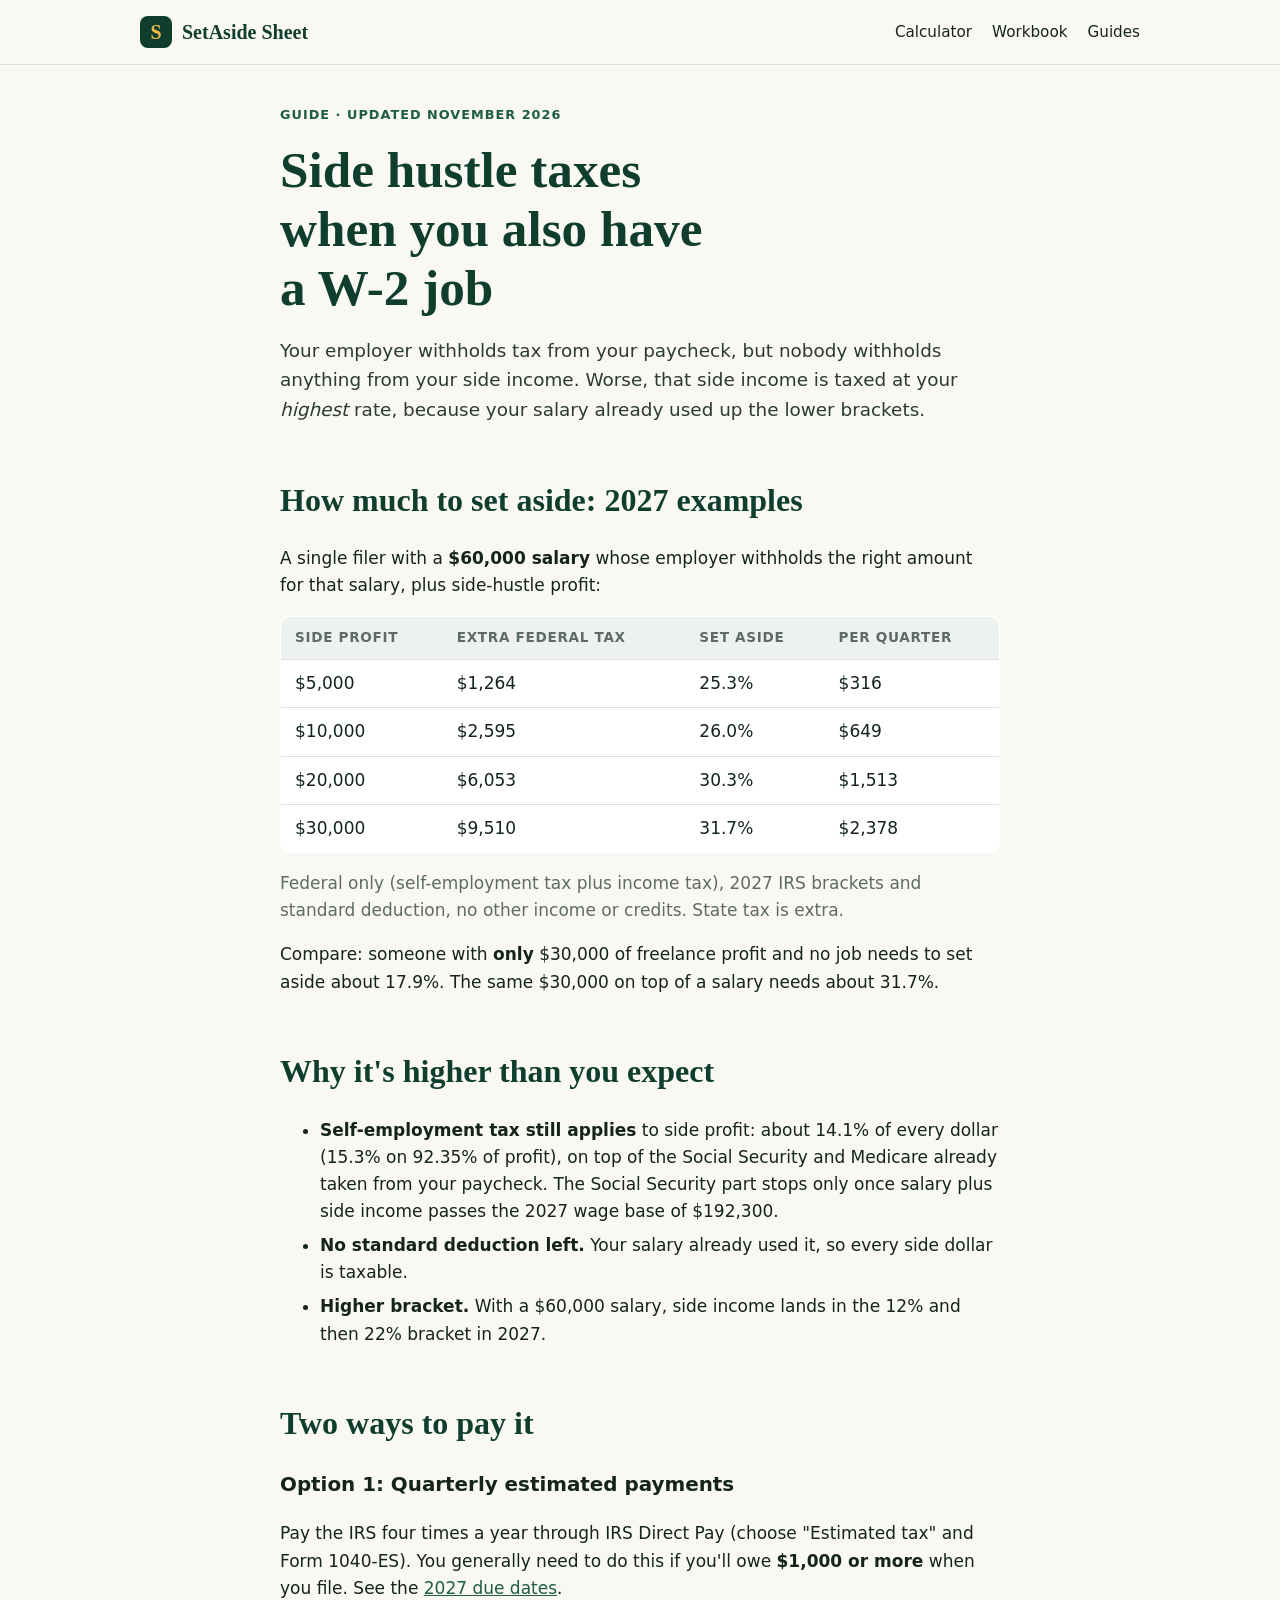
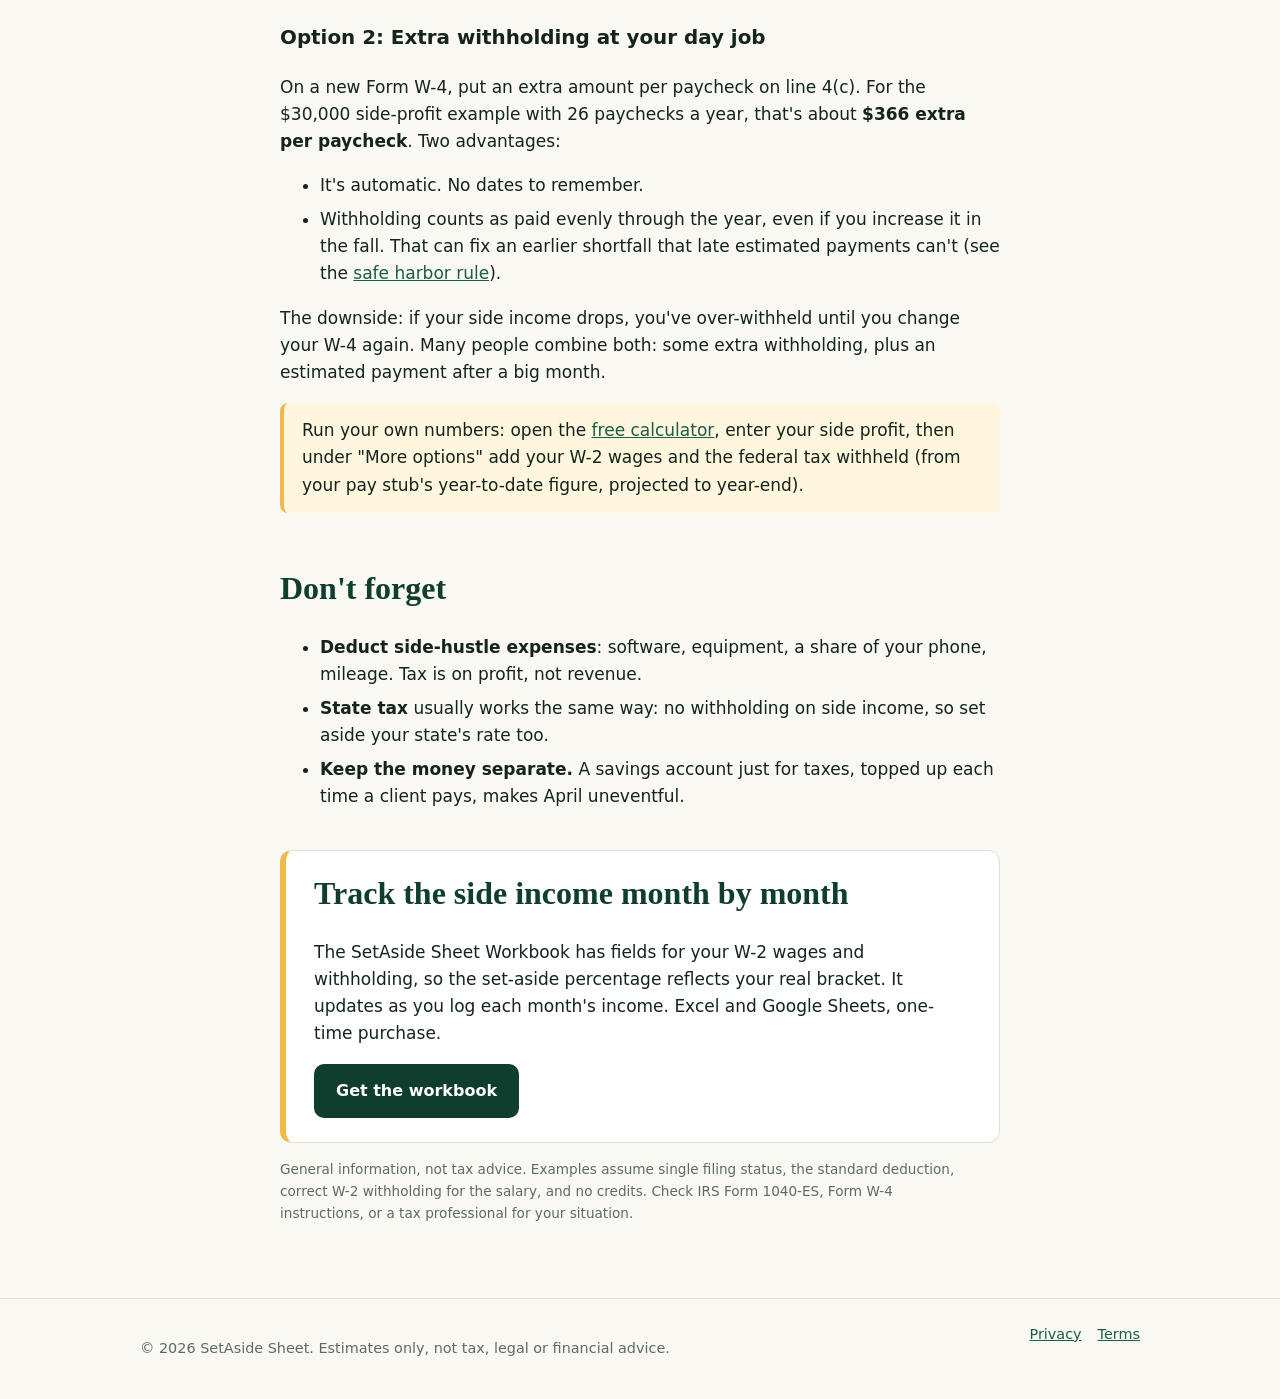
<file: side-hustle-taxes-with-w2-job.html>
<!doctype html>
<html lang="en">
<head>
  <meta charset="utf-8">
  <meta name="viewport" content="width=device-width, initial-scale=1">
  <title>Side Hustle Taxes With a W-2 Job (2027): How Much to Set Aside | SetAside Sheet</title>
  <meta name="description" content="Have a day job and a side hustle? See how much tax to set aside on 1099 income in 2027, why it's more than you'd expect, and two ways to pay: estimated payments or extra W-4 withholding.">
  <meta property="og:title" content="Side hustle taxes when you also have a W-2 job">
  <meta property="og:type" content="article">
  <link rel="canonical" href="https://topkalol003-dot.github.io/setaside/side-hustle-taxes-with-w2-job.html">
  <meta property="og:url" content="https://topkalol003-dot.github.io/setaside/side-hustle-taxes-with-w2-job.html">
  <meta property="og:image" content="https://topkalol003-dot.github.io/setaside/assets/og-cover.png">
  <meta property="og:image:width" content="1280">
  <meta property="og:image:height" content="720">
  <meta property="og:site_name" content="SetAside Sheet">
  <meta name="twitter:card" content="summary_large_image">
  <meta property="og:description" content="Have a day job and a side hustle? See how much tax to set aside on 1099 income in 2027, why it's more than you'd expect, and two ways to pay: estimated payments or extra W-4 withholding.">
  <script type="application/ld+json">{"@context": "https://schema.org", "@type": "Article", "headline": "Side hustle taxes when you also have a W-2 job", "description": "Have a day job and a side hustle? See how much tax to set aside on 1099 income in 2027, why it's more than you'd expect, and two ways to pay: estimated payments or extra W-4 withholding.", "image": "https://topkalol003-dot.github.io/setaside/assets/og-cover.png", "datePublished": "2026-11-24", "dateModified": "2026-11-24", "author": {"@type": "Organization", "name": "SetAside Sheet"}, "publisher": {"@type": "Organization", "name": "SetAside Sheet"}, "mainEntityOfPage": "https://topkalol003-dot.github.io/setaside/side-hustle-taxes-with-w2-job.html"}</script>
  <link rel="stylesheet" href="css/styles.css">
</head>
<body>
  <header class="site-header"><div class="wrap header-inner"><a class="logo" href="./"><span class="logo-mark">S</span>SetAside Sheet</a><nav aria-label="Main"><a href="./#calculator">Calculator</a><a href="./#workbook">Workbook</a><a href="./#guides">Guides</a></nav></div></header>
  <main class="wrap article">
    <p class="eyebrow">Guide · Updated November 2026</p>
    <h1>Side hustle taxes when you also have a W-2 job</h1>
    <p class="lede">Your employer withholds tax from your paycheck, but nobody withholds anything from your side income. Worse, that side income is taxed at your <em>highest</em> rate, because your salary already used up the lower brackets.</p>

    <h2>How much to set aside: 2027 examples</h2>
    <p>A single filer with a <strong>$60,000 salary</strong> whose employer withholds the right amount for that salary, plus side-hustle profit:</p>
    <table class="data">
      <thead><tr><th>Side profit</th><th>Extra federal tax</th><th>Set aside</th><th>Per quarter</th></tr></thead>
      <tbody>
        <tr><td>$5,000</td><td>$1,264</td><td>25.3%</td><td>$316</td></tr>
        <tr><td>$10,000</td><td>$2,595</td><td>26.0%</td><td>$649</td></tr>
        <tr><td>$20,000</td><td>$6,053</td><td>30.3%</td><td>$1,513</td></tr>
        <tr><td>$30,000</td><td>$9,510</td><td>31.7%</td><td>$2,378</td></tr>
      </tbody>
    </table>
    <p class="muted">Federal only (self-employment tax plus income tax), 2027 IRS brackets and standard deduction, no other income or credits. State tax is extra.</p>
    <p>Compare: someone with <strong>only</strong> $30,000 of freelance profit and no job needs to set aside about 17.9%. The same $30,000 on top of a salary needs about 31.7%.</p>

    <h2>Why it's higher than you expect</h2>
    <ul>
      <li><strong>Self-employment tax still applies</strong> to side profit: about 14.1% of every dollar (15.3% on 92.35% of profit), on top of the Social Security and Medicare already taken from your paycheck. The Social Security part stops only once salary plus side income passes the 2027 wage base of $192,300.</li>
      <li><strong>No standard deduction left.</strong> Your salary already used it, so every side dollar is taxable.</li>
      <li><strong>Higher bracket.</strong> With a $60,000 salary, side income lands in the 12% and then 22% bracket in 2027.</li>
    </ul>

    <h2>Two ways to pay it</h2>
    <h3>Option 1: Quarterly estimated payments</h3>
    <p>Pay the IRS four times a year through IRS Direct Pay (choose "Estimated tax" and Form 1040-ES). You generally need to do this if you'll owe <strong>$1,000 or more</strong> when you file. See the <a href="quarterly-estimated-taxes-2027.html">2027 due dates</a>.</p>
    <h3>Option 2: Extra withholding at your day job</h3>
    <p>On a new Form W-4, put an extra amount per paycheck on line 4(c). For the $30,000 side-profit example with 26 paychecks a year, that's about <strong>$366 extra per paycheck</strong>. Two advantages:</p>
    <ul>
      <li>It's automatic. No dates to remember.</li>
      <li>Withholding counts as paid evenly through the year, even if you increase it in the fall. That can fix an earlier shortfall that late estimated payments can't (see the <a href="estimated-tax-safe-harbor.html">safe harbor rule</a>).</li>
    </ul>
    <p>The downside: if your side income drops, you've over-withheld until you change your W-4 again. Many people combine both: some extra withholding, plus an estimated payment after a big month.</p>

    <p class="callout">Run your own numbers: open the <a href="./#calculator">free calculator</a>, enter your side profit, then under "More options" add your W-2 wages and the federal tax withheld (from your pay stub's year-to-date figure, projected to year-end).</p>

    <h2>Don't forget</h2>
    <ul>
      <li><strong>Deduct side-hustle expenses</strong>: software, equipment, a share of your phone, mileage. Tax is on profit, not revenue.</li>
      <li><strong>State tax</strong> usually works the same way: no withholding on side income, so set aside your state's rate too.</li>
      <li><strong>Keep the money separate.</strong> A savings account just for taxes, topped up each time a client pays, makes April uneventful.</li>
    </ul>

    <section class="cta-box">
      <h2>Track the side income month by month</h2>
      <p>The SetAside Sheet Workbook has fields for your W-2 wages and withholding, so the set-aside percentage reflects your real bracket. It updates as you log each month's income. Excel and Google Sheets, one-time purchase.</p>
      <a class="btn btn-primary" data-buy href="./#workbook">Get the workbook</a>
      <p class="muted" data-buy-note hidden>The workbook is launching soon. <a href="./#calculator">The calculator</a> is free now.</p>
    </section>

    <p class="disclaimer">General information, not tax advice. Examples assume single filing status, the standard deduction, correct W-2 withholding for the salary, and no credits. Check IRS Form 1040-ES, Form W-4 instructions, or a tax professional for your situation.</p>
  </main>
  <footer class="site-footer"><div class="wrap footer-inner"><p>© 2026 SetAside Sheet. Estimates only, not tax, legal or financial advice.</p><nav aria-label="Legal"><a href="privacy.html">Privacy</a><a href="terms.html">Terms</a></nav></div></footer>
  <script src="js/config.js"></script>
  <script src="js/buy.js"></script>
</body>
</html>
</file>
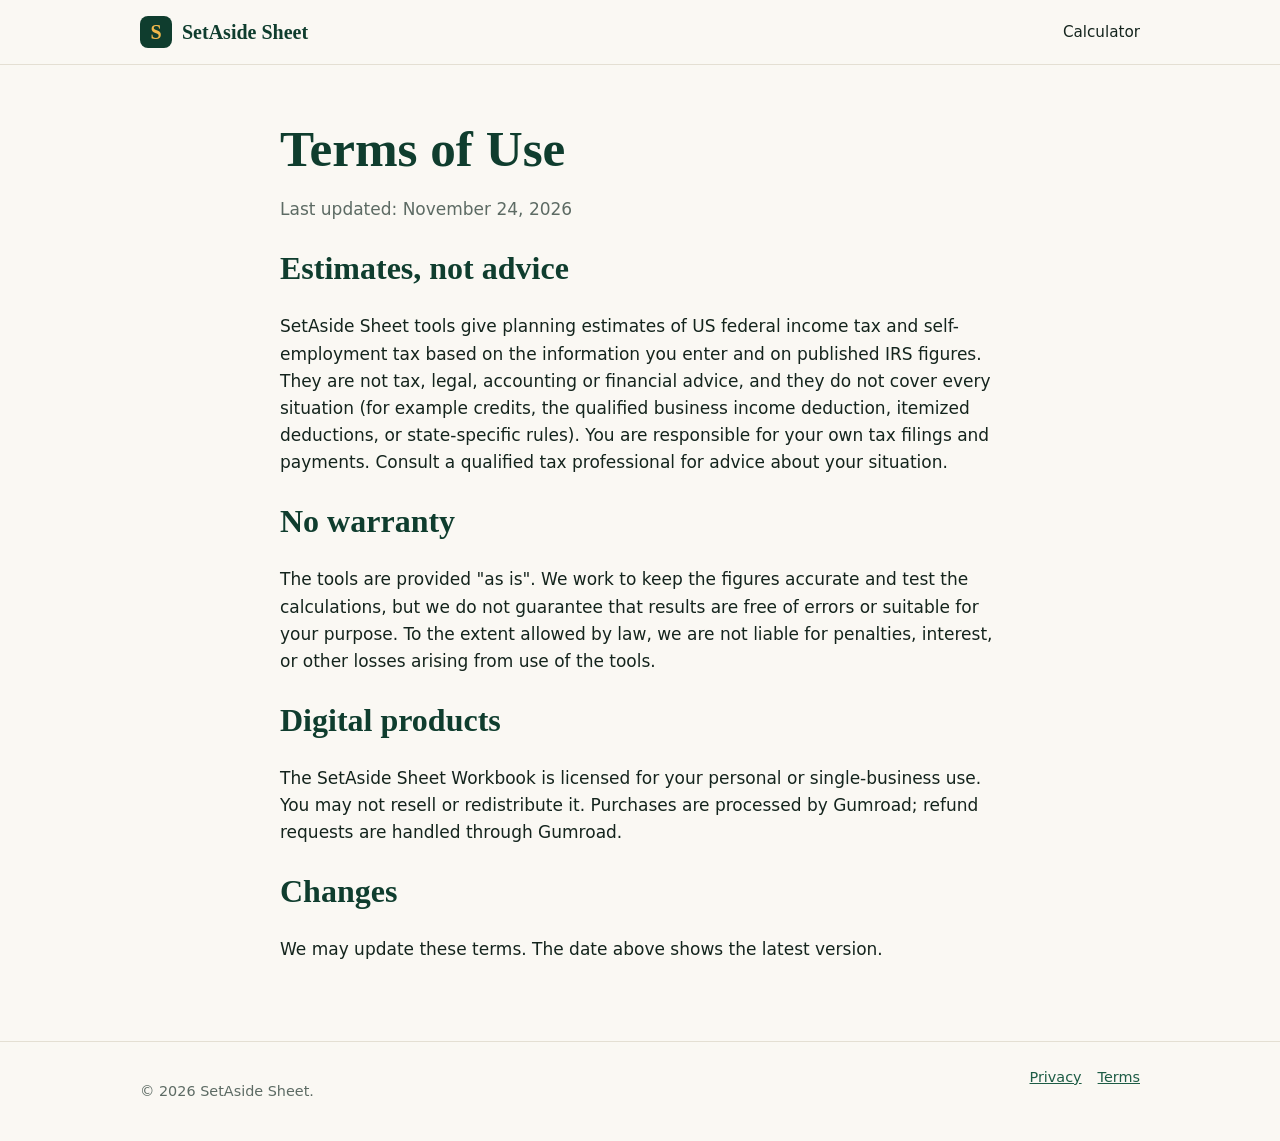
<file: terms.html>
<!doctype html>
<html lang="en">
<head>
  <meta charset="utf-8">
  <meta name="viewport" content="width=device-width, initial-scale=1">
  <title>Terms of Use | SetAside Sheet</title>
  <meta name="description" content="SetAside Sheet terms of use. Estimates only, not tax advice.">
  <link rel="canonical" href="https://topkalol003-dot.github.io/setaside/terms.html">
  <meta property="og:url" content="https://topkalol003-dot.github.io/setaside/terms.html">
  <meta property="og:image" content="https://topkalol003-dot.github.io/setaside/assets/og-cover.png">
  <meta property="og:image:width" content="1280">
  <meta property="og:image:height" content="720">
  <meta property="og:site_name" content="SetAside Sheet">
  <meta name="twitter:card" content="summary_large_image">
  <meta property="og:description" content="SetAside Sheet terms of use. Estimates only, not tax advice.">
  <link rel="stylesheet" href="css/styles.css">
</head>
<body>
  <header class="site-header"><div class="wrap header-inner"><a class="logo" href="./"><span class="logo-mark">S</span>SetAside Sheet</a><nav aria-label="Main"><a href="./#calculator">Calculator</a></nav></div></header>
  <main class="wrap legal">
    <h1>Terms of Use</h1>
    <p class="muted">Last updated: November 24, 2026</p>
    <h2>Estimates, not advice</h2>
    <p>SetAside Sheet tools give planning estimates of US federal income tax and self-employment tax based on the information you enter and on published IRS figures. They are not tax, legal, accounting or financial advice, and they do not cover every situation (for example credits, the qualified business income deduction, itemized deductions, or state-specific rules). You are responsible for your own tax filings and payments. Consult a qualified tax professional for advice about your situation.</p>
    <h2>No warranty</h2>
    <p>The tools are provided "as is". We work to keep the figures accurate and test the calculations, but we do not guarantee that results are free of errors or suitable for your purpose. To the extent allowed by law, we are not liable for penalties, interest, or other losses arising from use of the tools.</p>
    <h2>Digital products</h2>
    <p>The SetAside Sheet Workbook is licensed for your personal or single-business use. You may not resell or redistribute it. Purchases are processed by Gumroad; refund requests are handled through Gumroad.</p>
    <h2>Changes</h2>
    <p>We may update these terms. The date above shows the latest version.</p>
  </main>
  <footer class="site-footer"><div class="wrap footer-inner"><p>© 2026 SetAside Sheet.</p><nav aria-label="Legal"><a href="privacy.html">Privacy</a><a href="terms.html">Terms</a></nav></div></footer>
</body>
</html>
</file>
<file: css/styles.css>
:root {
  --ink: #14241d;
  --green: #0f3d2e;
  --green-2: #1d5c45;
  --paper: #faf8f3;
  --card: #ffffff;
  --line: #e4dfd3;
  --muted: #5d6b64;
  --accent: #f2b84b;
  --error: #b3261e;
  --radius: 12px;
  --serif: Georgia, "Iowan Old Style", "Times New Roman", serif;
  --sans: system-ui, -apple-system, "Segoe UI", Roboto, Arial, sans-serif;
}
* { box-sizing: border-box; }
[hidden] { display: none !important; }
html { scroll-behavior: smooth; }
body { margin: 0; background: var(--paper); color: var(--ink); font: 17px/1.6 var(--sans); }
.wrap { max-width: 1040px; margin: 0 auto; padding: 0 20px; }
a { color: var(--green-2); }
h1, h2 { font-family: var(--serif); font-weight: 600; line-height: 1.15; color: var(--green); }
h1 { font-size: clamp(2rem, 5vw, 3.2rem); margin: .3em 0; max-width: 18ch; }
h2 { font-size: clamp(1.5rem, 3vw, 2rem); }
.eyebrow { text-transform: uppercase; letter-spacing: .08em; font-size: .8rem; font-weight: 600; color: var(--green-2); margin: 0; }
.lede { font-size: 1.15rem; max-width: 60ch; color: #2b3a33; }
.muted { color: var(--muted); }

.site-header { border-bottom: 1px solid var(--line); background: var(--paper); position: sticky; top: 0; z-index: 5; }
.header-inner { display: flex; align-items: center; justify-content: space-between; height: 64px; }
.logo { display: flex; align-items: center; gap: 10px; font-family: var(--serif); font-size: 1.25rem; color: var(--green); text-decoration: none; font-weight: 600; }
.logo-mark { display: grid; place-items: center; width: 32px; height: 32px; border-radius: 8px; background: var(--green); color: var(--accent); }
.site-header nav a { margin-left: 20px; text-decoration: none; color: var(--ink); font-size: .95rem; }
.site-header nav a:hover { color: var(--green-2); text-decoration: underline; }

.hero { padding: 56px 20px 32px; }
.btn { display: inline-block; padding: 14px 22px; border-radius: 10px; font-weight: 600; text-decoration: none; border: 0; cursor: pointer; font-size: 1rem; }
.btn-primary { background: var(--green); color: #fff; }
.btn-primary:hover { background: var(--green-2); }
.btn:focus-visible, a:focus-visible, input:focus-visible, select:focus-visible, summary:focus-visible { outline: 3px solid var(--accent); outline-offset: 2px; }

.calc { padding: 24px 20px 48px; }
.calc-grid { display: grid; gap: 16px; background: var(--card); border: 1px solid var(--line); border-radius: var(--radius); padding: 20px; }
fieldset { border: 0; padding: 0; margin: 0; display: grid; grid-template-columns: repeat(auto-fit, minmax(220px, 1fr)); gap: 14px; }
legend { font-weight: 700; margin-bottom: 8px; font-size: .95rem; }
label { display: grid; gap: 6px; font-size: .9rem; color: #2b3a33; }
input, select { font: inherit; padding: 10px 12px; border: 1px solid #cfc8b8; border-radius: 8px; background: #fff; color: var(--ink); width: 100%; }
details summary { cursor: pointer; font-weight: 600; color: var(--green-2); }
.more-grid { display: grid; grid-template-columns: repeat(auto-fit, minmax(220px, 1fr)); gap: 14px; margin-top: 14px; }
.error { color: var(--error); font-weight: 600; margin: 0; }

.results { margin-top: 20px; display: grid; grid-template-columns: 1.1fr 1fr 1fr; gap: 16px; }
.results > * { background: var(--card); border: 1px solid var(--line); border-radius: var(--radius); padding: 20px; }
.results > .result-main { background: var(--green); color: #fff; border-color: var(--green); }
.result-main .result-label, .result-main .muted { color: #cfe3d9; }
.result-label { margin: 0; font-size: .85rem; text-transform: uppercase; letter-spacing: .06em; color: var(--muted); }
.result-big { font-family: var(--serif); font-size: 2.2rem; margin: 2px 0 14px; color: var(--accent); }
.result-big small { font-family: var(--sans); font-size: .9rem; color: #fff; }
.breakdown { margin: 0; display: grid; gap: 8px; }
.breakdown div { display: flex; justify-content: space-between; gap: 12px; border-bottom: 1px dashed var(--line); padding-bottom: 6px; }
.breakdown dt { color: var(--muted); font-size: .92rem; }
.breakdown dd { margin: 0; font-weight: 600; font-variant-numeric: tabular-nums; white-space: nowrap; }
.due ol { padding-left: 0; list-style: none; margin: 8px 0 0; }
.due li { padding: 8px 0; border-bottom: 1px dashed var(--line); font-variant-numeric: tabular-nums; }
.disclaimer { font-size: .85rem; color: var(--muted); max-width: 80ch; margin-top: 16px; }

.workbook > div { background: var(--card); border: 1px solid var(--line); border-left: 6px solid var(--accent); border-radius: var(--radius); padding: 28px; }
.shot { margin: 8px 0 20px; }
.shot img { width: 100%; height: auto; border: 1px solid var(--line); border-radius: 8px; display: block; }
.shot figcaption { font-size: .85rem; color: var(--muted); margin-top: 6px; }
.checks { padding-left: 0; list-style: none; }
.checks li { padding: 6px 0 6px 28px; position: relative; }
.checks li::before { content: "\2713"; position: absolute; left: 0; color: var(--green-2); font-weight: 700; }

.faq { padding: 40px 20px; }
.faq details { background: var(--card); border: 1px solid var(--line); border-radius: 10px; padding: 14px 18px; margin-bottom: 10px; }
.faq p { margin-bottom: 0; }

.site-footer { border-top: 1px solid var(--line); padding: 24px 0; font-size: .9rem; color: var(--muted); }
.footer-inner { display: flex; justify-content: space-between; flex-wrap: wrap; gap: 12px; }
.footer-inner nav a { margin-left: 16px; }
.legal { padding: 40px 20px 60px; max-width: 760px; }

.guides { padding: 8px 20px 8px; }
.guide-grid { display: grid; grid-template-columns: repeat(auto-fit, minmax(240px, 1fr)); gap: 14px; }
.guide-card { display: grid; gap: 6px; background: var(--card); border: 1px solid var(--line); border-radius: var(--radius); padding: 18px 20px; text-decoration: none; color: var(--ink); }
.guide-card strong { font-family: var(--serif); font-size: 1.15rem; color: var(--green); }
.guide-card span { color: var(--muted); font-size: .95rem; }
.guide-card:hover { border-color: var(--green-2); }

.article { max-width: 760px; padding: 40px 20px 60px; }
.article h2 { margin-top: 1.8em; }
.article li { margin-bottom: .4em; }
.toc { display: flex; flex-wrap: wrap; gap: 8px 18px; padding: 14px 18px; background: var(--card); border: 1px solid var(--line); border-radius: 10px; font-size: .95rem; }
.data { width: 100%; border-collapse: collapse; background: var(--card); border: 1px solid var(--line); border-radius: 10px; overflow: hidden; font-variant-numeric: tabular-nums; }
.data th, .data td { text-align: left; padding: 10px 14px; border-bottom: 1px solid var(--line); }
.data th { background: #eef2ef; font-size: .85rem; text-transform: uppercase; letter-spacing: .05em; color: var(--muted); }
.callout { background: #fff6dd; border-left: 4px solid var(--accent); padding: 14px 18px; border-radius: 8px; }
.cta-box { margin-top: 40px; background: var(--card); border: 1px solid var(--line); border-left: 6px solid var(--accent); border-radius: var(--radius); padding: 24px 28px; }
.cta-box h2 { margin-top: 0; }

@media (max-width: 860px) { .results { grid-template-columns: 1fr; } }
@media (max-width: 520px) {
  .site-header nav { white-space: nowrap; }
  .site-header nav a { margin-left: 12px; font-size: .88rem; }
  .site-header nav a:nth-child(n+3) { display: none; }
  .logo { font-size: 1.05rem; }
}
</file>
